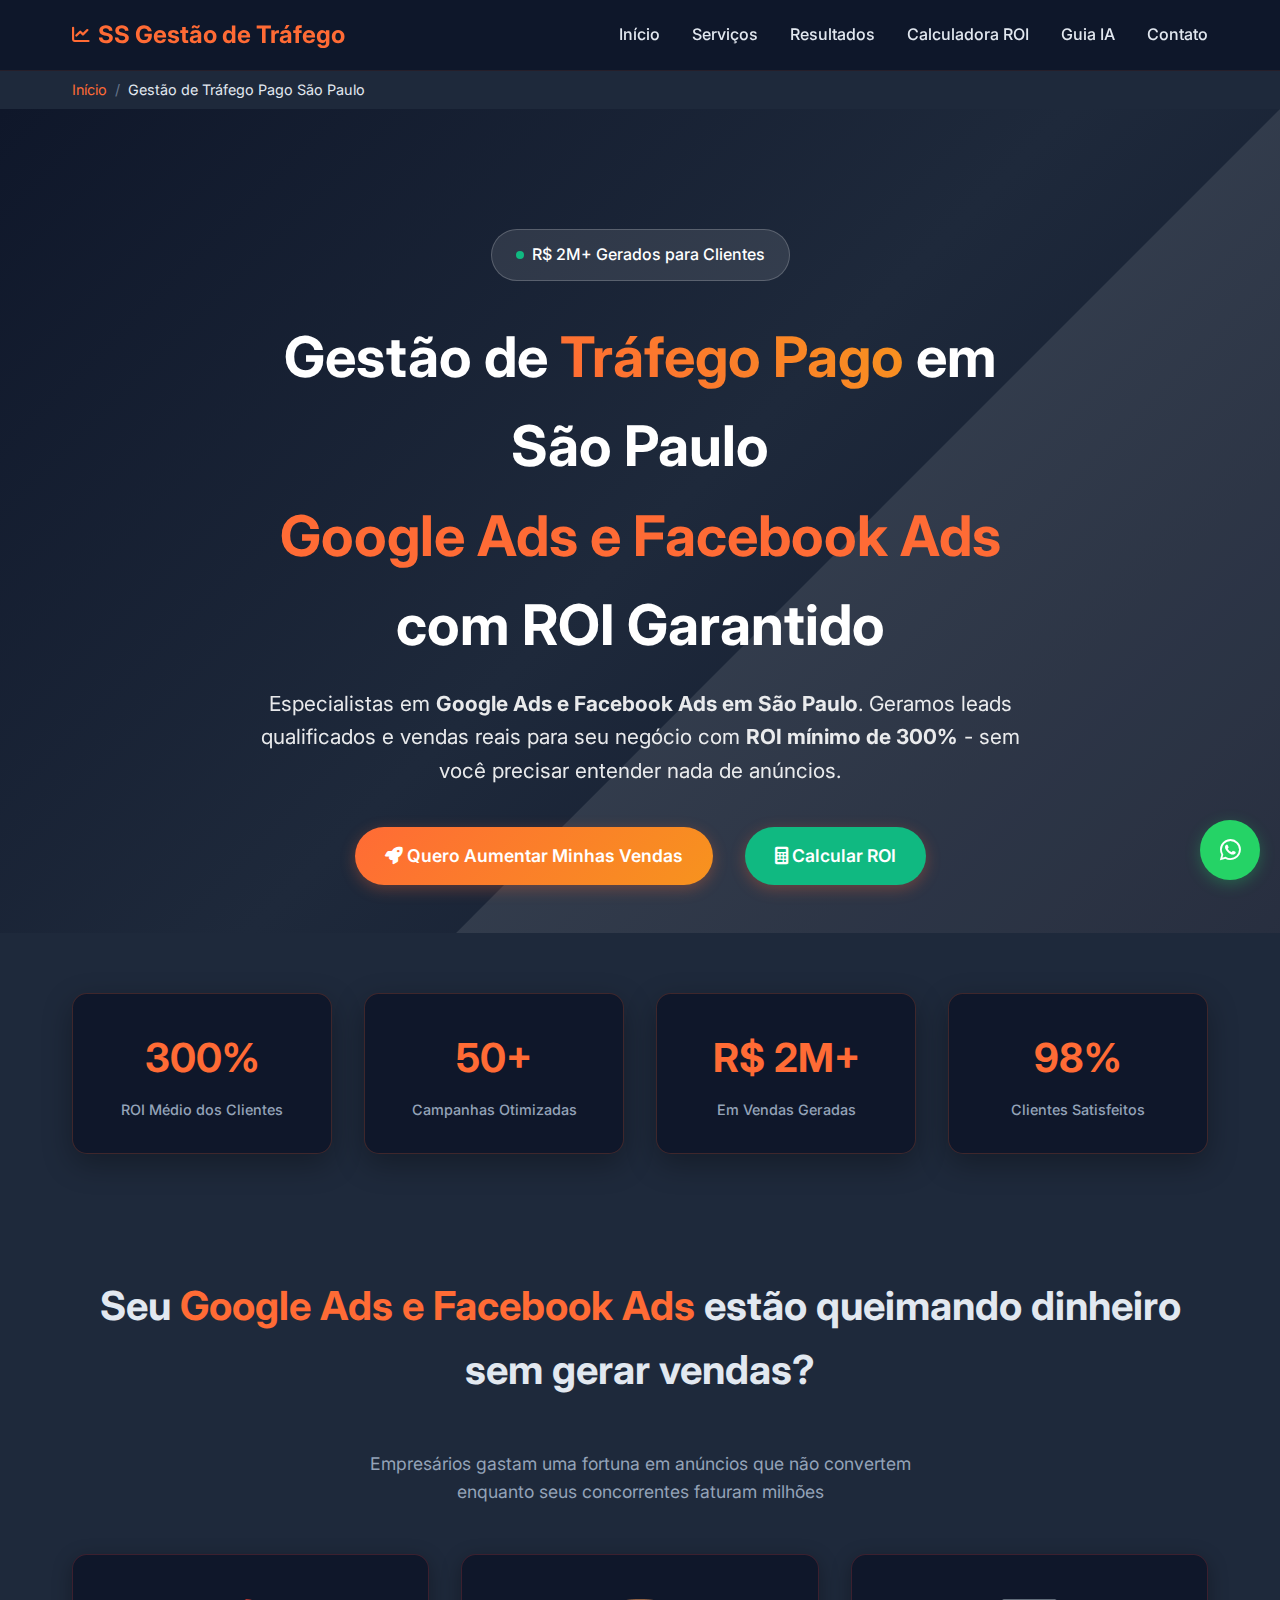
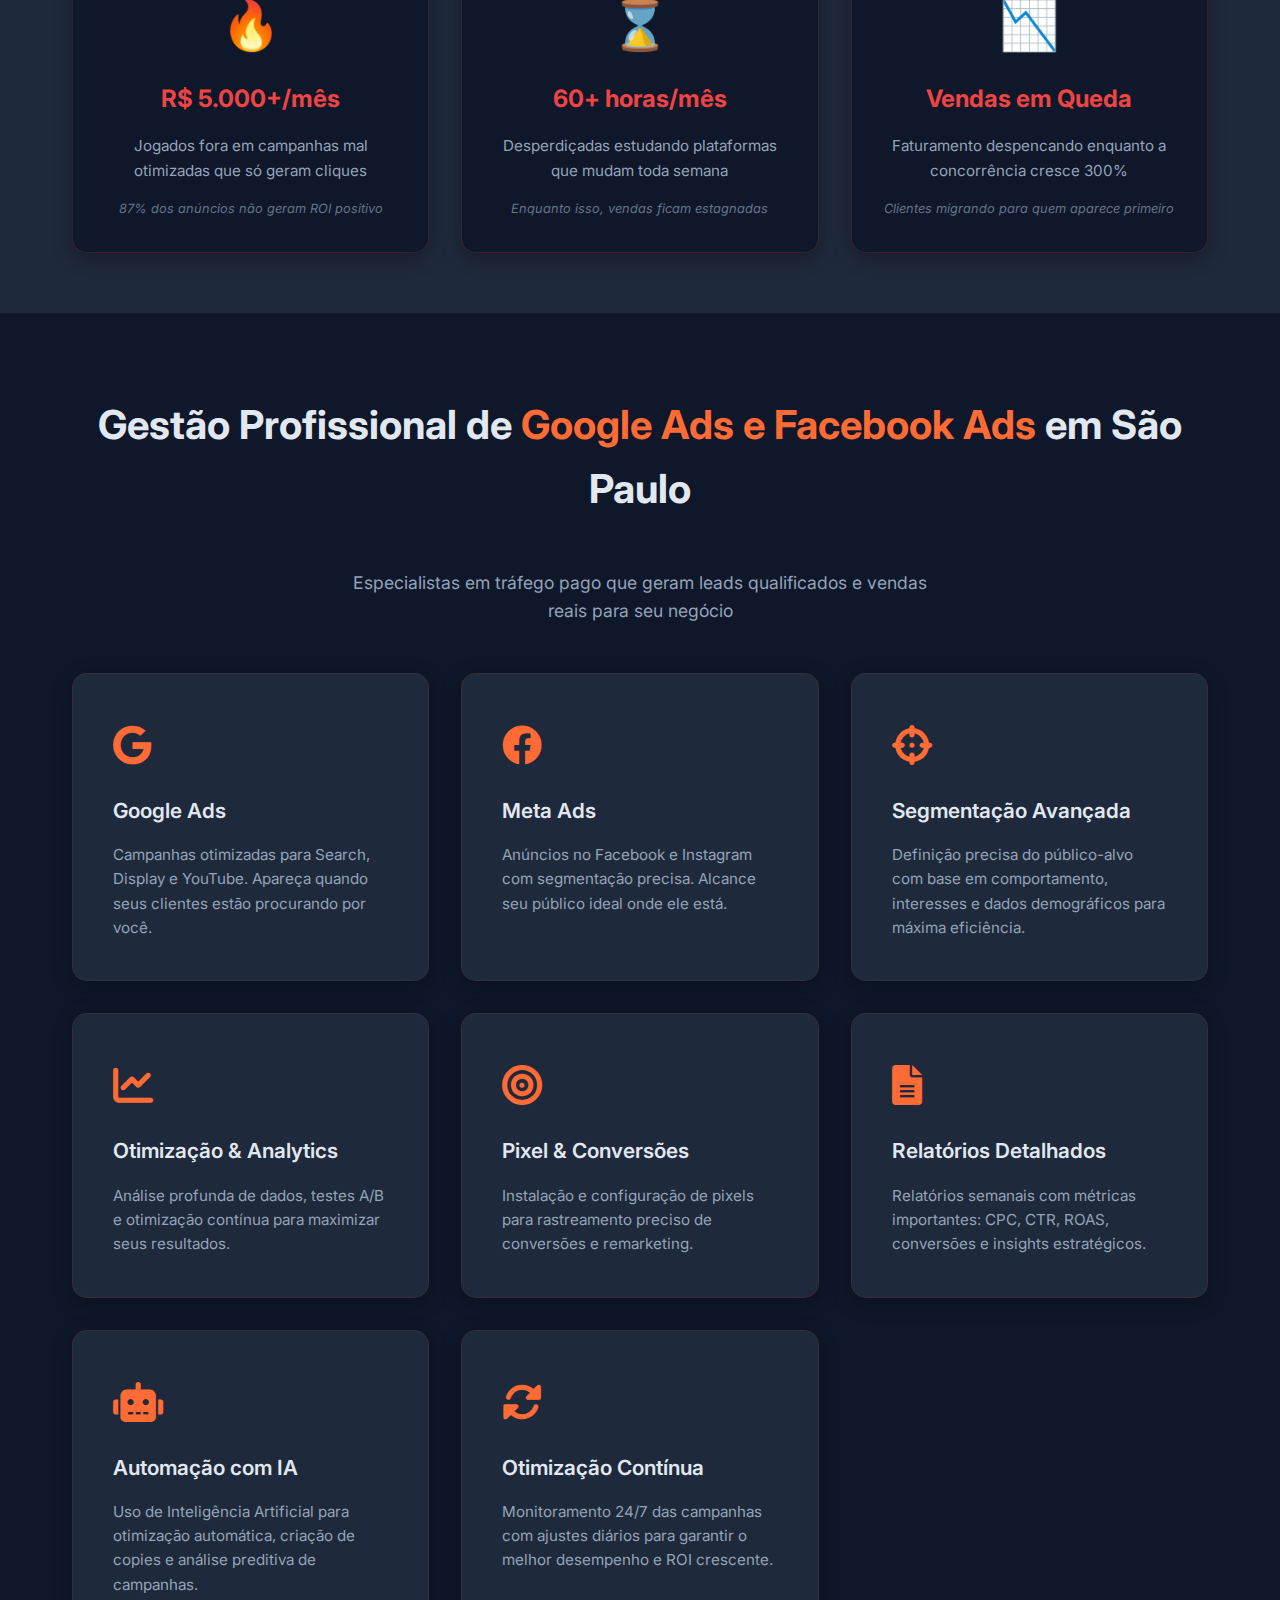
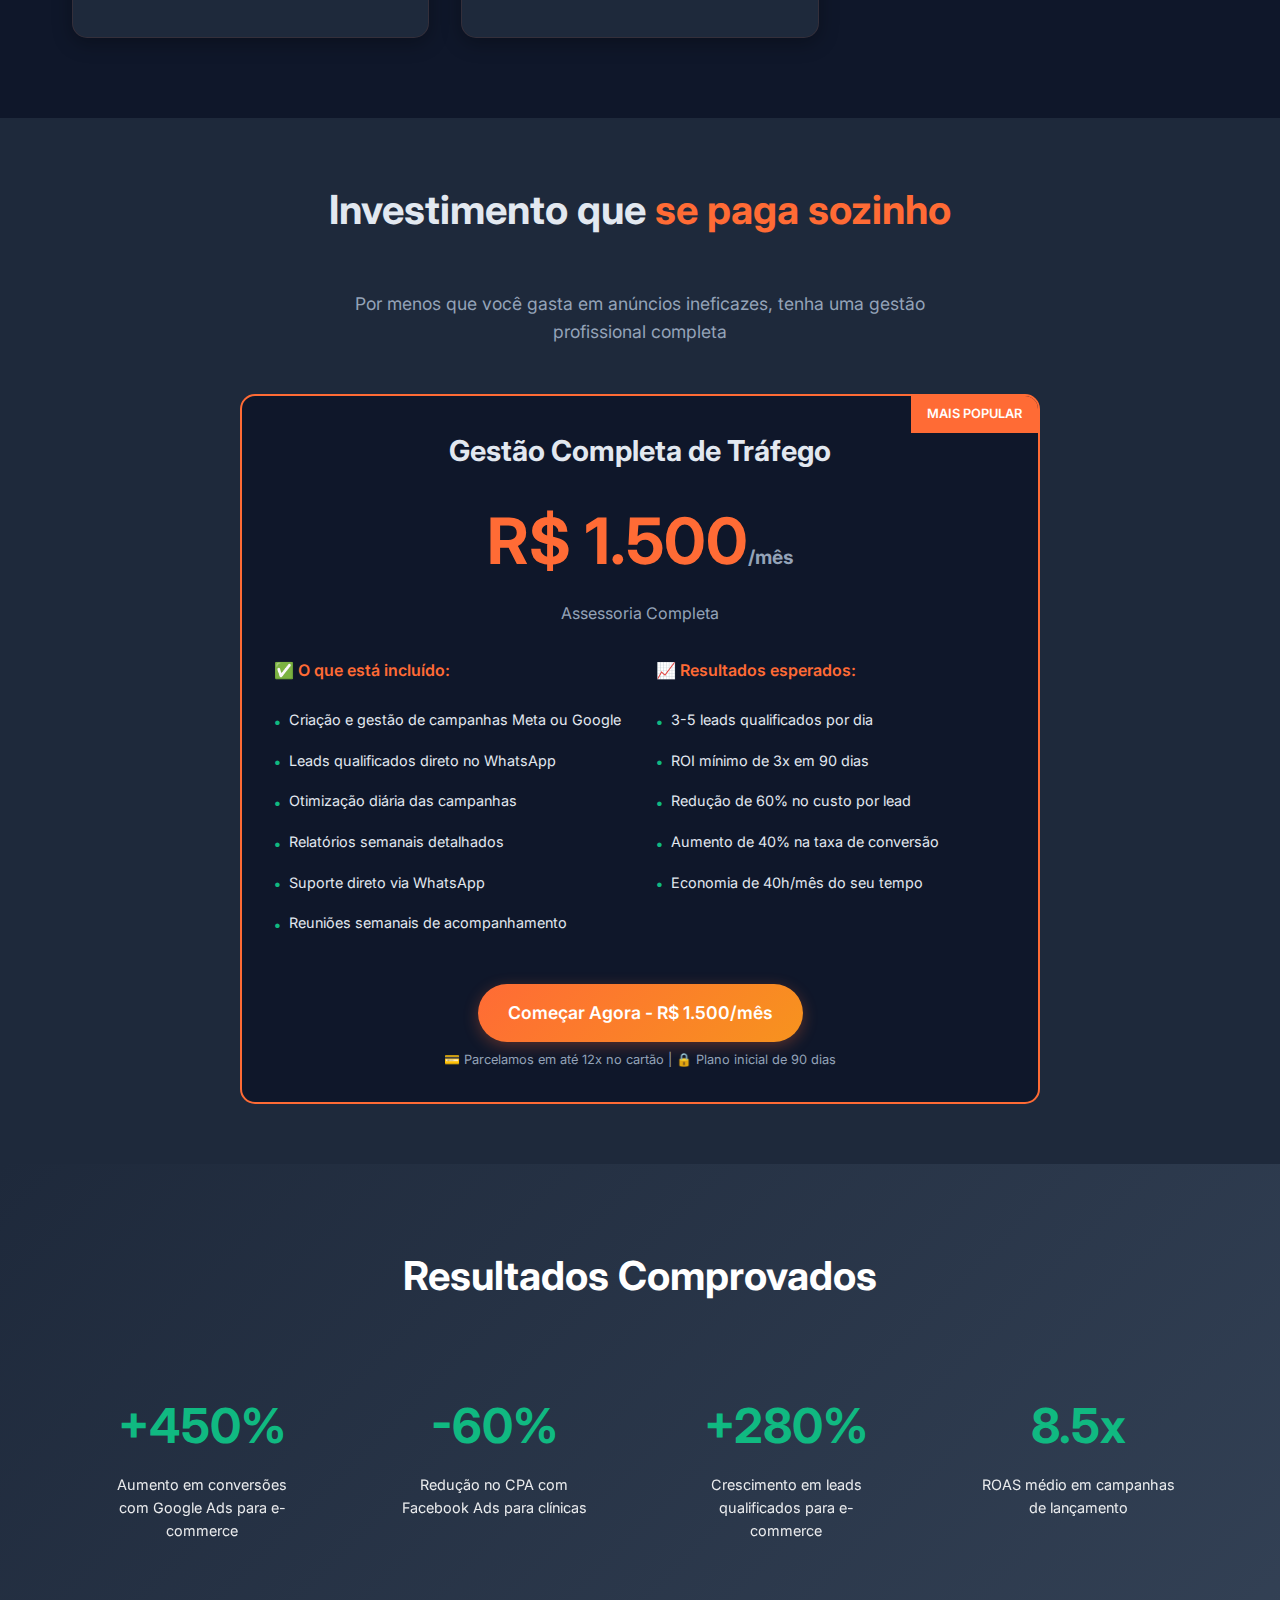
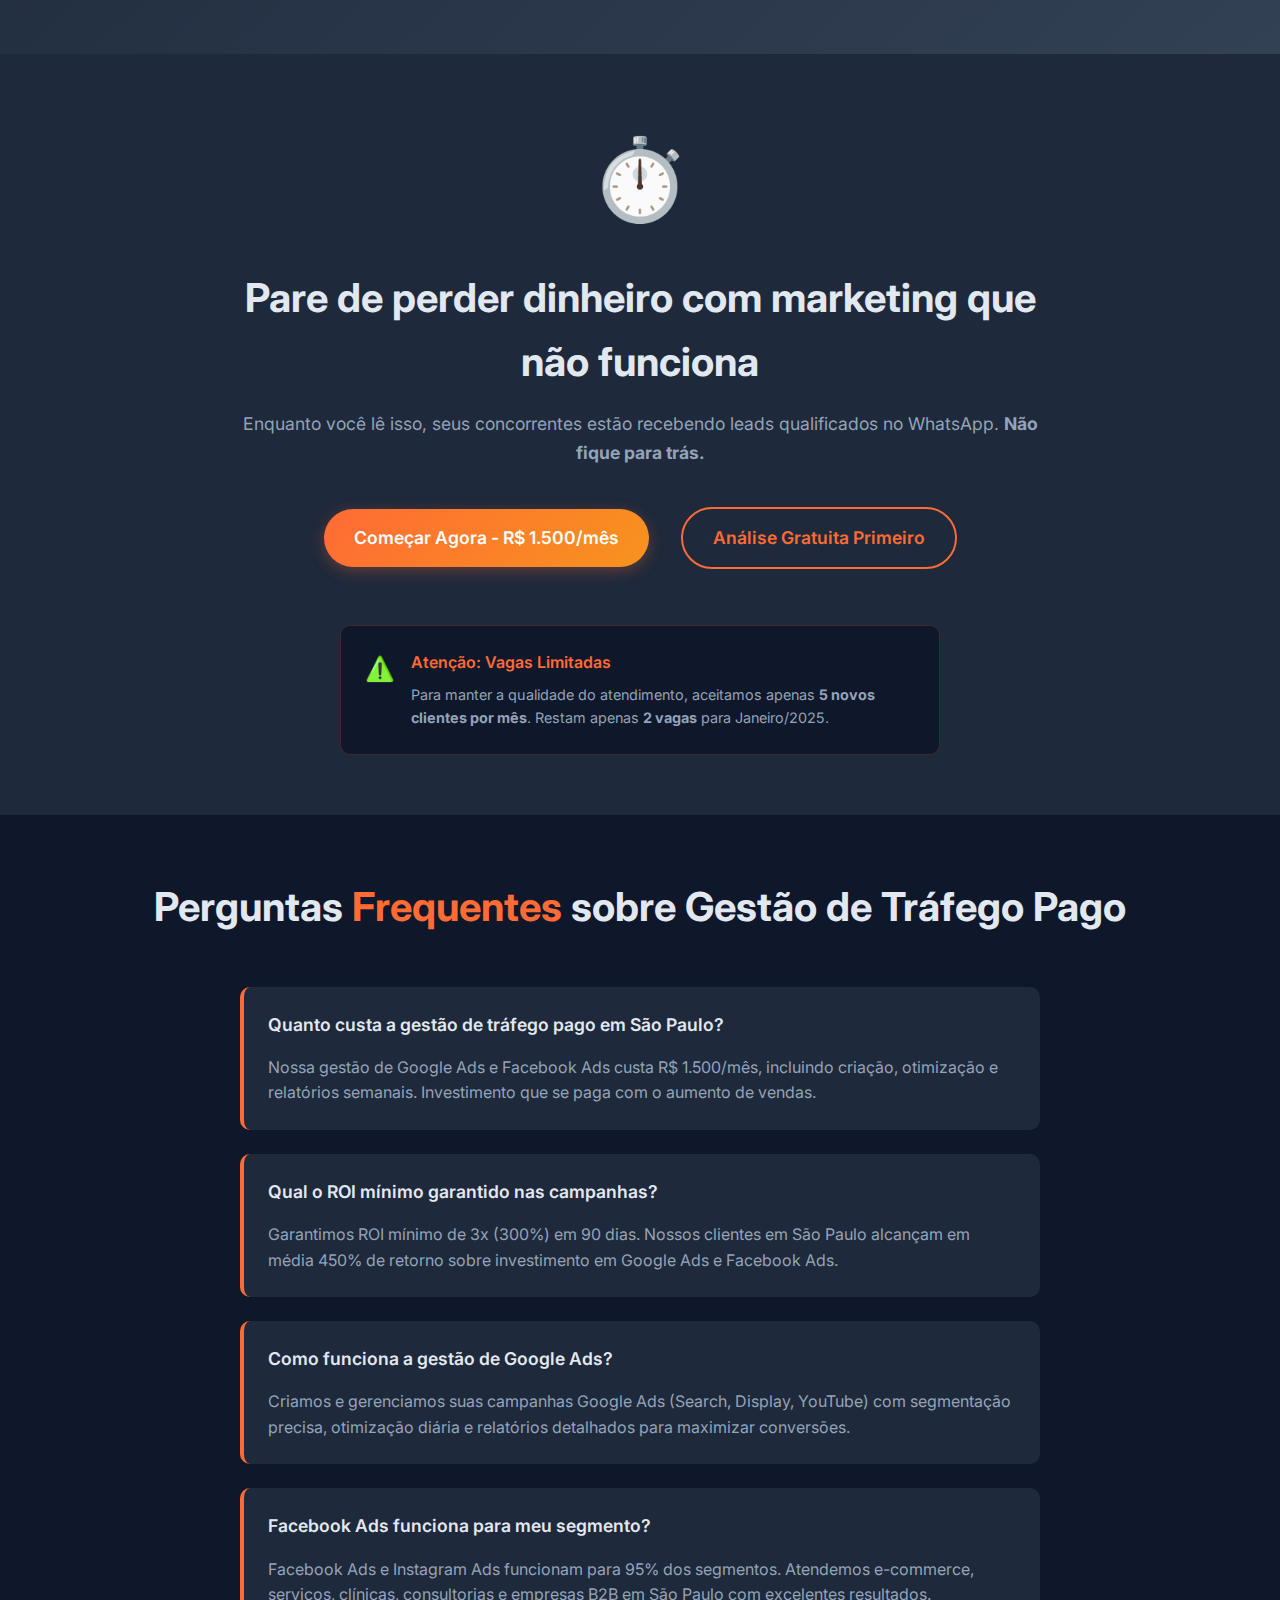
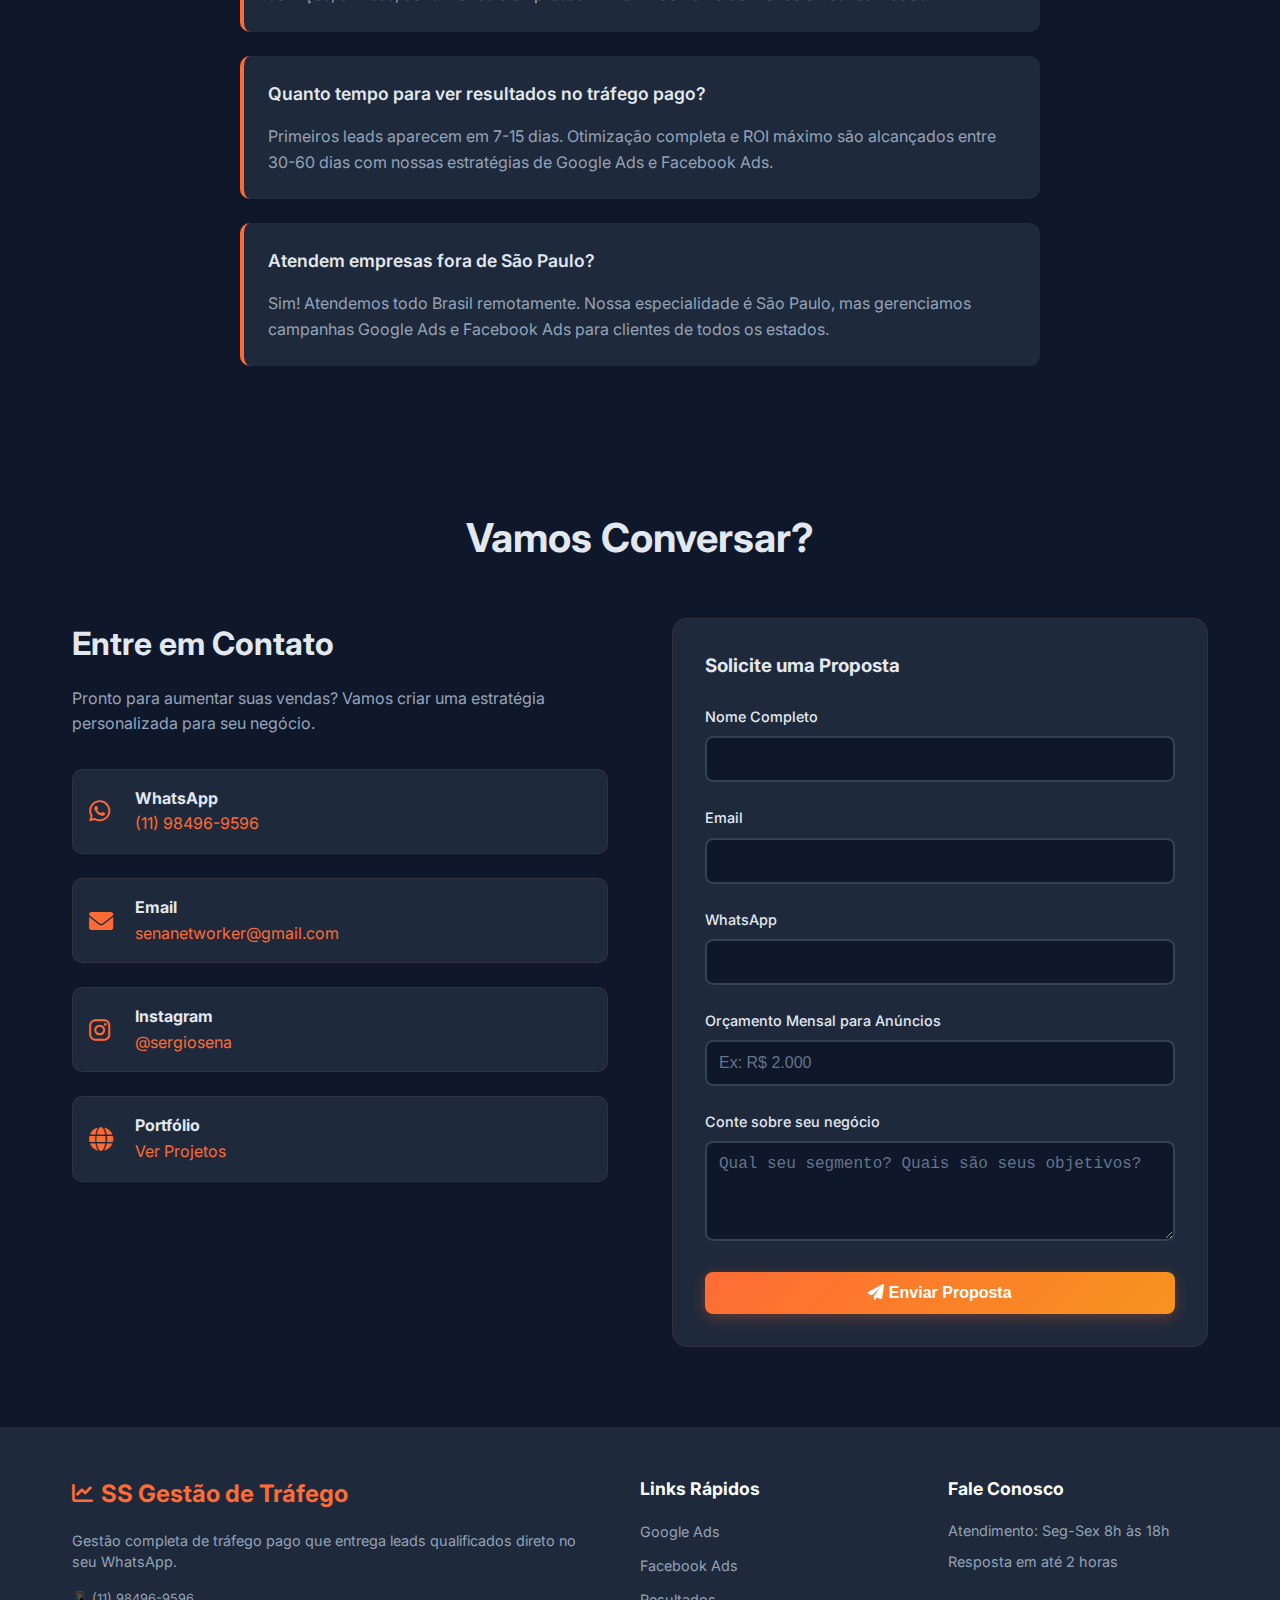
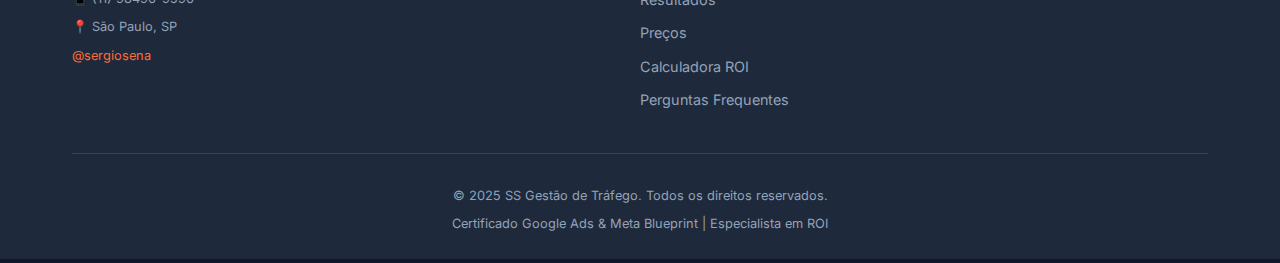
<file: index.html>
<!DOCTYPE html>
<html lang="pt-BR">
<head>
    <meta charset="UTF-8">
    <meta name="viewport" content="width=device-width, initial-scale=1.0">
    <title>Gestão de Tráfego Pago São Paulo | Google Ads e Facebook Ads | ROI Garantido</title>
    <meta name="description" content="★ Gestão de Tráfego Pago em São Paulo com ROI garantido. Google Ads e Facebook Ads que geram leads qualificados. Orçamento grátis! ☎ (11) 98496-9596">
    <meta name="keywords" content="gestão de tráfego pago, google ads são paulo, facebook ads, meta ads, gestor de tráfego, campanhas google, anúncios facebook, ROI, leads qualificados, marketing digital">
    <meta name="author" content="SS Gestão de Tráfego">
    <meta name="robots" content="index, follow">
    <meta name="googlebot" content="index, follow">
    <link rel="canonical" href="https://ssgestaodetrafego.sstechnologies-cloud.com/">
    <link rel="icon" type="image/svg+xml" href="favicon.svg">
    <link rel="apple-touch-icon" sizes="180x180" href="favicon.svg">
    <link rel="icon" type="image/png" sizes="32x32" href="favicon.svg">
    <link rel="icon" type="image/png" sizes="16x16" href="favicon.svg">
    
    <!-- Open Graph / Facebook -->
    <meta property="og:type" content="website">
    <meta property="og:url" content="https://ssgestaodetrafego.sstechnologies-cloud.com/">
    <meta property="og:title" content="Gestão de Tráfego Pago São Paulo | Google Ads e Facebook Ads">
    <meta property="og:description" content="Gestão profissional de Google Ads e Facebook Ads em São Paulo. ROI garantido e leads qualificados para seu negócio.">
    <meta property="og:image" content="https://ssgestaodetrafego.sstechnologies-cloud.com/images/og-image.jpg">
    <meta property="og:locale" content="pt_BR">
    
    <!-- Twitter -->
    <meta property="twitter:card" content="summary_large_image">
    <meta property="twitter:url" content="https://ssgestaodetrafego.sstechnologies-cloud.com/">
    <meta property="twitter:title" content="Gestão de Tráfego Pago São Paulo | Google Ads e Facebook Ads">
    <meta property="twitter:description" content="Gestão profissional de Google Ads e Facebook Ads em São Paulo. ROI garantido e leads qualificados.">
    <meta property="twitter:image" content="https://ssgestaodetrafego.sstechnologies-cloud.com/images/twitter-image.jpg">
    
    <!-- Local Business Schema -->
    <script type="application/ld+json">
    {
      "@context": "https://schema.org",
      "@type": "LocalBusiness",
      "name": "SS Gestão de Tráfego",
      "description": "Gestão profissional de tráfego pago com Google Ads e Facebook Ads em São Paulo",
      "url": "https://ssgestaodetrafego.sstechnologies-cloud.com",
      "telephone": "+5511984969596",
      "email": "senanetworker@gmail.com",
      "address": {
        "@type": "PostalAddress",
        "addressLocality": "São Paulo",
        "addressRegion": "SP",
        "addressCountry": "BR"
      },
      "geo": {
        "@type": "GeoCoordinates",
        "latitude": "-23.5505",
        "longitude": "-46.6333"
      },
      "openingHours": "Mo-Fr 08:00-18:00",
      "priceRange": "R$1500-R$5000",
      "serviceArea": {
        "@type": "GeoCircle",
        "geoMidpoint": {
          "@type": "GeoCoordinates",
          "latitude": "-23.5505",
          "longitude": "-46.6333"
        },
        "geoRadius": "50000"
      },
      "hasOfferCatalog": {
        "@type": "OfferCatalog",
        "name": "Serviços de Gestão de Tráfego Pago",
        "itemListElement": [
          {
            "@type": "Offer",
            "itemOffered": {
              "@type": "Service",
              "name": "Google Ads",
              "description": "Gestão profissional de campanhas Google Ads"
            }
          },
          {
            "@type": "Offer",
            "itemOffered": {
              "@type": "Service",
              "name": "Facebook Ads",
              "description": "Gestão profissional de campanhas Facebook e Instagram"
            }
          }
        ]
      },
      "aggregateRating": {
        "@type": "AggregateRating",
        "ratingValue": "4.9",
        "reviewCount": "127"
      }
    }
    </script>
    <link href="https://cdnjs.cloudflare.com/ajax/libs/font-awesome/6.0.0/css/all.min.css" rel="stylesheet">
    <link href="https://fonts.googleapis.com/css2?family=Inter:wght@300;400;500;600;700&display=swap" rel="stylesheet">
    <link rel="stylesheet" href="css/style.css">
</head>
<body>
    <!-- Header -->
    <header class="header">
        <nav class="nav">
            <div class="logo"><i class="fas fa-chart-line"></i> SS Gestão de Tráfego</div>
            <ul class="nav-links">
                <li><a href="#home">Início</a></li>
                <li><a href="#services">Serviços</a></li>
                <li><a href="#results">Resultados</a></li>
                <li><a href="calculadora-roi.html">Calculadora ROI</a></li>
                <li><a href="guia-ia.html">Guia IA</a></li>
                <li><a href="#contact">Contato</a></li>
            </ul>
            <button class="mobile-menu">
                <i class="fas fa-bars"></i>
            </button>
        </nav>
    </header>

    <!-- Breadcrumbs -->
    <nav class="breadcrumbs" style="background: #1e293b; padding: 0.5rem 0; margin-top: 70px;">
        <div class="container">
            <ol style="display: flex; gap: 0.5rem; margin: 0; padding: 0; list-style: none; font-size: 0.9rem; color: #94a3b8;">
                <li><a href="/" style="color: #ff6b35; text-decoration: none;">Início</a></li>
                <li style="color: #64748b;">/</li>
                <li style="color: #e2e8f0;">Gestão de Tráfego Pago São Paulo</li>
            </ol>
        </div>
    </nav>

    <!-- Hero Section -->
    <section id="home" class="hero">
        <div class="hero-content">
            <div class="hero-badge">
                <div class="status-dot"></div>
                <span>R$ 2M+ Gerados para Clientes</span>
            </div>
            <h1>Gestão de <span class="text-gradient">Tráfego Pago</span> em <span class="text-white">São Paulo</span><br><span class="text-primary">Google Ads e Facebook Ads</span> com ROI Garantido</h1>
            <p class="hero-subtitle">Especialistas em <strong>Google Ads e Facebook Ads em São Paulo</strong>. Geramos leads qualificados e vendas reais para seu negócio com <strong>ROI mínimo de 300%</strong> - sem você precisar entender nada de anúncios.</p>
            <div style="display: flex; gap: 1rem; justify-content: center; flex-wrap: wrap;">
                <a href="#contact" class="cta-button">
                    <i class="fas fa-rocket"></i> Quero Aumentar Minhas Vendas
                </a>
                <a href="calculadora-roi.html" class="cta-button" style="background: #10b981;">
                    <i class="fas fa-calculator"></i> Calcular ROI
                </a>
            </div>
        </div>
    </section>

    <!-- Stats Section -->
    <section class="stats">
        <div class="stats-container">
            <div class="stat-card">
                <div class="stat-number">300%</div>
                <div class="stat-label">ROI Médio dos Clientes</div>
            </div>
            <div class="stat-card">
                <div class="stat-number">50+</div>
                <div class="stat-label">Campanhas Otimizadas</div>
            </div>
            <div class="stat-card">
                <div class="stat-number">R$ 2M+</div>
                <div class="stat-label">Em Vendas Geradas</div>
            </div>
            <div class="stat-card">
                <div class="stat-number">98%</div>
                <div class="stat-label">Clientes Satisfeitos</div>
            </div>
        </div>
    </section>

    <!-- Problems Section -->
    <section id="problems" class="problems">
        <div class="container">
            <div class="text-center mb-16">
                <h2 class="section-title">Seu <span class="text-primary">Google Ads e Facebook Ads</span> estão queimando dinheiro sem gerar vendas?</h2>
                <p class="section-subtitle">Empresários gastam uma fortuna em anúncios que não convertem enquanto seus concorrentes faturam milhões</p>
            </div>
            <div class="problems-grid">
                <div class="problem-card">
                    <div class="problem-icon">🔥</div>
                    <h3 class="problem-title">R$ 5.000+/mês</h3>
                    <p class="problem-description">Jogados fora em campanhas mal otimizadas que só geram cliques</p>
                    <div class="problem-stat">87% dos anúncios não geram ROI positivo</div>
                </div>
                <div class="problem-card">
                    <div class="problem-icon">⌛</div>
                    <h3 class="problem-title">60+ horas/mês</h3>
                    <p class="problem-description">Desperdiçadas estudando plataformas que mudam toda semana</p>
                    <div class="problem-stat">Enquanto isso, vendas ficam estagnadas</div>
                </div>
                <div class="problem-card">
                    <div class="problem-icon">📉</div>
                    <h3 class="problem-title">Vendas em Queda</h3>
                    <p class="problem-description">Faturamento despencando enquanto a concorrência cresce 300%</p>
                    <div class="problem-stat">Clientes migrando para quem aparece primeiro</div>
                </div>
            </div>
        </div>
    </section>

    <!-- Services Section -->
    <section id="services" class="services">
        <div class="container">
            <h2 class="section-title">Gestão Profissional de <span class="text-primary">Google Ads e Facebook Ads</span> em São Paulo</h2>
            <p class="section-subtitle">Especialistas em tráfego pago que geram leads qualificados e vendas reais para seu negócio</p>
            <div class="services-grid">
                <div class="service-card">
                    <div class="service-icon">
                        <i class="fab fa-google"></i>
                    </div>
                    <h3 class="service-title">Google Ads</h3>
                    <p class="service-description">Campanhas otimizadas para Search, Display e YouTube. Apareça quando seus clientes estão procurando por você.</p>
                </div>
                <div class="service-card">
                    <div class="service-icon">
                        <i class="fab fa-facebook"></i>
                    </div>
                    <h3 class="service-title">Meta Ads</h3>
                    <p class="service-description">Anúncios no Facebook e Instagram com segmentação precisa. Alcance seu público ideal onde ele está.</p>
                </div>
                <div class="service-card">
                    <div class="service-icon">
                        <i class="fas fa-crosshairs"></i>
                    </div>
                    <h3 class="service-title">Segmentação Avançada</h3>
                    <p class="service-description">Definição precisa do público-alvo com base em comportamento, interesses e dados demográficos para máxima eficiência.</p>
                </div>
                <div class="service-card">
                    <div class="service-icon">
                        <i class="fas fa-chart-line"></i>
                    </div>
                    <h3 class="service-title">Otimização & Analytics</h3>
                    <p class="service-description">Análise profunda de dados, testes A/B e otimização contínua para maximizar seus resultados.</p>
                </div>
                <div class="service-card">
                    <div class="service-icon">
                        <i class="fas fa-bullseye"></i>
                    </div>
                    <h3 class="service-title">Pixel & Conversões</h3>
                    <p class="service-description">Instalação e configuração de pixels para rastreamento preciso de conversões e remarketing.</p>
                </div>
                <div class="service-card">
                    <div class="service-icon">
                        <i class="fas fa-file-alt"></i>
                    </div>
                    <h3 class="service-title">Relatórios Detalhados</h3>
                    <p class="service-description">Relatórios semanais com métricas importantes: CPC, CTR, ROAS, conversões e insights estratégicos.</p>
                </div>
                <div class="service-card">
                    <div class="service-icon">
                        <i class="fas fa-robot"></i>
                    </div>
                    <h3 class="service-title">Automação com IA</h3>
                    <p class="service-description">Uso de Inteligência Artificial para otimização automática, criação de copies e análise preditiva de campanhas.</p>
                </div>
                <div class="service-card">
                    <div class="service-icon">
                        <i class="fas fa-sync-alt"></i>
                    </div>
                    <h3 class="service-title">Otimização Contínua</h3>
                    <p class="service-description">Monitoramento 24/7 das campanhas com ajustes diários para garantir o melhor desempenho e ROI crescente.</p>
                </div>
            </div>
        </div>
    </section>

    <!-- Pricing Section -->
    <section id="pricing" class="pricing">
        <div class="container">
            <h2 class="section-title">Investimento que <span class="text-primary">se paga sozinho</span></h2>
            <p class="section-subtitle">Por menos que você gasta em anúncios ineficazes, tenha uma gestão profissional completa</p>
            
            <div class="pricing-card">
                <div class="pricing-badge">MAIS POPULAR</div>
                <h3 class="pricing-title">Gestão Completa de Tráfego</h3>
                <div class="pricing-price">R$ 1.500<span>/mês</span></div>
                <p class="pricing-subtitle">Assessoria Completa</p>
                
                <div class="pricing-features">
                    <div class="feature-column">
                        <h4>✅ O que está incluído:</h4>
                        <ul>
                            <li>Criação e gestão de campanhas Meta ou Google</li>
                            <li>Leads qualificados direto no WhatsApp</li>
                            <li>Otimização diária das campanhas</li>
                            <li>Relatórios semanais detalhados</li>
                            <li>Suporte direto via WhatsApp</li>
                            <li>Reuniões semanais de acompanhamento</li>
                        </ul>
                    </div>
                    <div class="feature-column">
                        <h4>📈 Resultados esperados:</h4>
                        <ul>
                            <li>3-5 leads qualificados por dia</li>
                            <li>ROI mínimo de 3x em 90 dias</li>
                            <li>Redução de 60% no custo por lead</li>
                            <li>Aumento de 40% na taxa de conversão</li>
                            <li>Economia de 40h/mês do seu tempo</li>
                        </ul>
                    </div>
                </div>
                
                <div class="pricing-cta">
                    <a href="https://wa.me/5511984969596?text=Quero contratar a gestão completa de tráfego por R$1.500/mês" class="cta-button pricing-btn">Começar Agora - R$ 1.500/mês</a>
                    <p class="pricing-note">💳 Parcelamos em até 12x no cartão | 🔒 Plano inicial de 90 dias</p>
                </div>
            </div>
        </div>
    </section>

    <!-- Results Section -->
    <section id="results" class="results">
        <div class="container">
            <h2 class="section-title" style="color: white;">Resultados Comprovados</h2>
            <div class="results-grid">
                <div class="result-card">
                    <div class="result-percentage">+450%</div>
                    <p class="result-description">Aumento em conversões com Google Ads para e-commerce</p>
                </div>
                <div class="result-card">
                    <div class="result-percentage">-60%</div>
                    <p class="result-description">Redução no CPA com Facebook Ads para clínicas</p>
                </div>
                <div class="result-card">
                    <div class="result-percentage">+280%</div>
                    <p class="result-description">Crescimento em leads qualificados para e-commerce</p>
                </div>
                <div class="result-card">
                    <div class="result-percentage">8.5x</div>
                    <p class="result-description">ROAS médio em campanhas de lançamento</p>
                </div>
            </div>
        </div>
    </section>

    <!-- Urgency Section -->
    <section id="urgency" class="urgency">
        <div class="container">
            <div class="urgency-content">
                <div class="urgency-icon">⏱️</div>
                <h2 class="urgency-title">Pare de perder dinheiro com marketing que não funciona</h2>
                <p class="urgency-subtitle">Enquanto você lê isso, seus concorrentes estão recebendo leads qualificados no WhatsApp. <strong>Não fique para trás.</strong></p>
                
                <div class="urgency-cta">
                    <a href="https://wa.me/5511984969596?text=Quero começar agora com a gestão de tráfego!" class="cta-button urgency-btn">Começar Agora - R$ 1.500/mês</a>
                    <a href="calculadora-roi.html" class="cta-button secondary-btn">Análise Gratuita Primeiro</a>
                </div>
                
                <div class="urgency-warning">
                    <div class="warning-icon">⚠️</div>
                    <div>
                        <div class="warning-title">Atenção: Vagas Limitadas</div>
                        <p class="warning-text">Para manter a qualidade do atendimento, aceitamos apenas <strong>5 novos clientes por mês</strong>. Restam apenas <strong>2 vagas</strong> para Janeiro/2025.</p>
                    </div>
                </div>
            </div>
        </div>
    </section>

    <!-- FAQ Section -->
    <section id="faq" class="faq">
        <div class="container">
            <h2 class="section-title">Perguntas <span class="text-primary">Frequentes</span> sobre Gestão de Tráfego Pago</h2>
            <div class="faq-grid">
                <div class="faq-item">
                    <h3 class="faq-question">Quanto custa a gestão de tráfego pago em São Paulo?</h3>
                    <p class="faq-answer">Nossa gestão de Google Ads e Facebook Ads custa R$ 1.500/mês, incluindo criação, otimização e relatórios semanais. Investimento que se paga com o aumento de vendas.</p>
                </div>
                <div class="faq-item">
                    <h3 class="faq-question">Qual o ROI mínimo garantido nas campanhas?</h3>
                    <p class="faq-answer">Garantimos ROI mínimo de 3x (300%) em 90 dias. Nossos clientes em São Paulo alcançam em média 450% de retorno sobre investimento em Google Ads e Facebook Ads.</p>
                </div>
                <div class="faq-item">
                    <h3 class="faq-question">Como funciona a gestão de Google Ads?</h3>
                    <p class="faq-answer">Criamos e gerenciamos suas campanhas Google Ads (Search, Display, YouTube) com segmentação precisa, otimização diária e relatórios detalhados para maximizar conversões.</p>
                </div>
                <div class="faq-item">
                    <h3 class="faq-question">Facebook Ads funciona para meu segmento?</h3>
                    <p class="faq-answer">Facebook Ads e Instagram Ads funcionam para 95% dos segmentos. Atendemos e-commerce, serviços, clínicas, consultorias e empresas B2B em São Paulo com excelentes resultados.</p>
                </div>
                <div class="faq-item">
                    <h3 class="faq-question">Quanto tempo para ver resultados no tráfego pago?</h3>
                    <p class="faq-answer">Primeiros leads aparecem em 7-15 dias. Otimização completa e ROI máximo são alcançados entre 30-60 dias com nossas estratégias de Google Ads e Facebook Ads.</p>
                </div>
                <div class="faq-item">
                    <h3 class="faq-question">Atendem empresas fora de São Paulo?</h3>
                    <p class="faq-answer">Sim! Atendemos todo Brasil remotamente. Nossa especialidade é São Paulo, mas gerenciamos campanhas Google Ads e Facebook Ads para clientes de todos os estados.</p>
                </div>
            </div>
        </div>
    </section>

    <!-- Contact Section -->
    <section id="contact" class="contact">
        <div class="container">
            <h2 class="section-title">Vamos Conversar?</h2>
            <div class="contact-content">
                <div class="contact-info">
                    <h3>Entre em Contato</h3>
                    <p style="margin-bottom: 2rem; color: #94a3b8;">Pronto para aumentar suas vendas? Vamos criar uma estratégia personalizada para seu negócio.</p>
                    
                    <div class="contact-item">
                        <i class="fab fa-whatsapp"></i>
                        <div>
                            <strong>WhatsApp</strong><br>
                            <a href="https://wa.me/5511984969596" target="_blank" style="color: #ff6b35; text-decoration: none;">(11) 98496-9596</a>
                        </div>
                    </div>
                    
                    <div class="contact-item">
                        <i class="fas fa-envelope"></i>
                        <div>
                            <strong>Email</strong><br>
                            <a href="mailto:senanetworker@gmail.com" style="color: #ff6b35; text-decoration: none;">senanetworker@gmail.com</a>
                        </div>
                    </div>
                    
                    <div class="contact-item">
                        <i class="fab fa-instagram"></i>
                        <div>
                            <strong>Instagram</strong><br>
                            <a href="https://instagram.com/sergiosena" target="_blank" style="color: #ff6b35; text-decoration: none;">@sergiosena</a>
                        </div>
                    </div>
                    
                    <div class="contact-item">
                        <i class="fas fa-globe"></i>
                        <div>
                            <strong>Portfólio</strong><br>
                            <a href="https://dev-cloud.sstechnologies-cloud.com/" target="_blank" style="color: #ff6b35; text-decoration: none;">Ver Projetos</a>
                        </div>
                    </div>
                </div>
                
                <div class="contact-form">
                    <h3 style="margin-bottom: 1.5rem; color: #e2e8f0;">Solicite uma Proposta</h3>
                    <form>
                        <div class="form-group">
                            <label for="name">Nome Completo</label>
                            <input type="text" id="name" name="name" required>
                        </div>
                        <div class="form-group">
                            <label for="email">Email</label>
                            <input type="email" id="email" name="email" required>
                        </div>
                        <div class="form-group">
                            <label for="phone">WhatsApp</label>
                            <input type="tel" id="phone" name="phone" required>
                        </div>
                        <div class="form-group">
                            <label for="budget">Orçamento Mensal para Anúncios</label>
                            <input type="text" id="budget" name="budget" placeholder="Ex: R$ 2.000">
                        </div>
                        <div class="form-group">
                            <label for="message">Conte sobre seu negócio</label>
                            <textarea id="message" name="message" rows="4" placeholder="Qual seu segmento? Quais são seus objetivos?"></textarea>
                        </div>
                        <button type="submit" class="submit-btn">
                            <i class="fas fa-paper-plane"></i> Enviar Proposta
                        </button>
                    </form>
                </div>
            </div>
        </div>
    </section>

    <!-- Footer -->
    <footer class="footer">
        <div class="container">
            <div class="footer-content">
                <div class="footer-brand">
                    <div class="footer-logo"><i class="fas fa-chart-line"></i> SS Gestão de Tráfego</div>
                    <p class="footer-description">Gestão completa de tráfego pago que entrega leads qualificados direto no seu WhatsApp.</p>
                    <div class="footer-contact">
                        <div>📱 (11) 98496-9596</div>
                        <div>📍 São Paulo, SP</div>
                        <div class="footer-social">
                            <a href="https://instagram.com/sergiosena" target="_blank">@sergiosena</a>
                        </div>
                    </div>
                </div>
                
                <div class="footer-links">
                    <h3>Links Rápidos</h3>
                    <ul>
                        <li><a href="#services" title="Gestão Google Ads São Paulo">Google Ads</a></li>
                        <li><a href="#services" title="Gestão Facebook Ads São Paulo">Facebook Ads</a></li>
                        <li><a href="#results" title="Resultados Tráfego Pago">Resultados</a></li>
                        <li><a href="#pricing" title="Preço Gestão Tráfego">Preços</a></li>
                        <li><a href="calculadora-roi.html" title="Calculadora ROI Google Ads">Calculadora ROI</a></li>
                        <li><a href="#faq" title="FAQ Tráfego Pago">Perguntas Frequentes</a></li>
                    </ul>
                </div>
                
                <div class="footer-contact-section">
                    <h3>Fale Conosco</h3>
                    <div class="footer-info">
                        <div>Atendimento: Seg-Sex 8h às 18h</div>
                        <div>Resposta em até 2 horas</div>
                    </div>
                </div>
            </div>
            
            <div class="footer-bottom">
                <p>&copy; 2025 SS Gestão de Tráfego. Todos os direitos reservados.</p>
                <p>Certificado Google Ads & Meta Blueprint | Especialista em ROI</p>
            </div>
        </div>
    </footer>

    <!-- WhatsApp Float Button -->
    <a href="https://wa.me/5511984969596?text=Olá! Gostaria de saber mais sobre gestão de tráfego pago." class="whatsapp-float" target="_blank">
        <i class="fab fa-whatsapp"></i>
    </a>

    <!-- Sticky CTA Mobile -->
    <div class="sticky-cta-mobile">
        <a href="https://wa.me/5511984969596?text=Quero começar com a gestão de tráfego agora!" class="sticky-cta-btn">
            Começar Agora - R$ 1.500/mês
        </a>
    </div>

    <script src="js/script.js"></script>
</body>
</html>
</file>
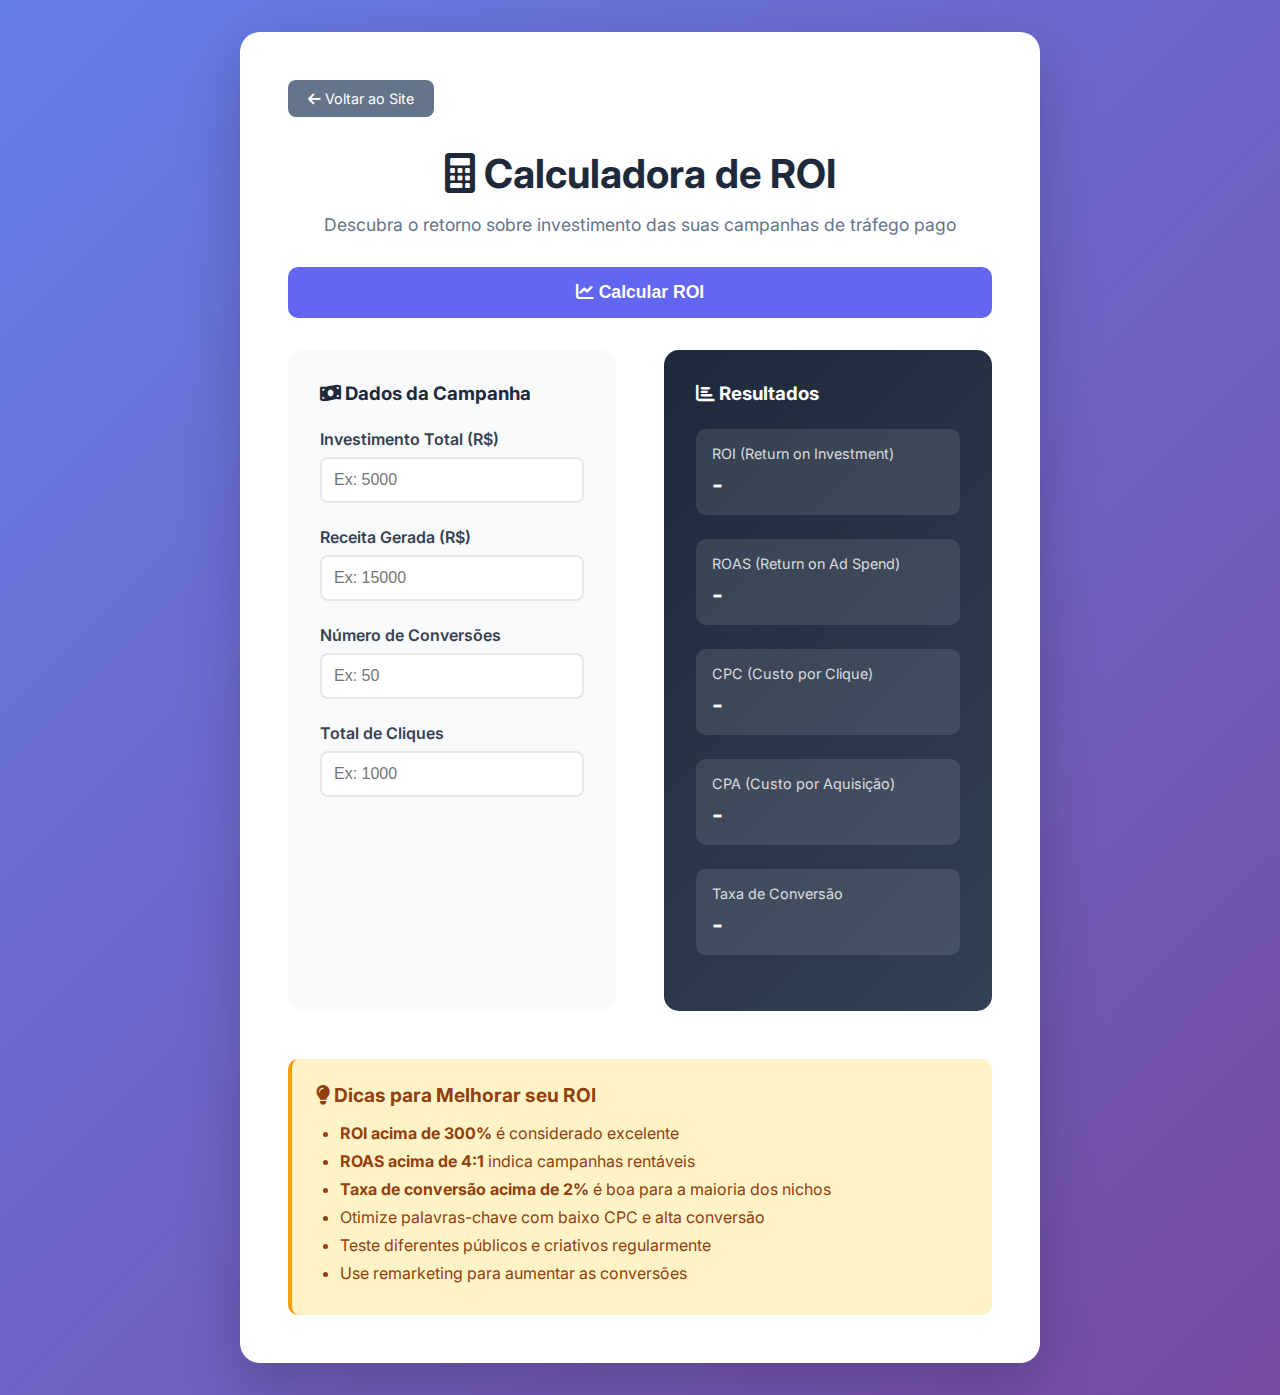
<file: calculadora-roi.html>
<!DOCTYPE html>
<html lang="pt-BR">
<head>
    <meta charset="UTF-8">
    <meta name="viewport" content="width=device-width, initial-scale=1.0">
    <title>Calculadora de ROI - Sergio Sena</title>
    <link rel="icon" type="image/svg+xml" href="favicon.svg">
    <link rel="apple-touch-icon" sizes="180x180" href="favicon.svg">
    <link href="https://cdnjs.cloudflare.com/ajax/libs/font-awesome/6.0.0/css/all.min.css" rel="stylesheet">
    <link href="https://fonts.googleapis.com/css2?family=Inter:wght@300;400;500;600;700&display=swap" rel="stylesheet">
    <link rel="stylesheet" href="css/calculadora.css">

</head>
<body>
    <div class="calculator-container">
        <a href="index.html" class="back-btn">
            <i class="fas fa-arrow-left"></i> Voltar ao Site
        </a>
        
        <div class="header">
            <h1><i class="fas fa-calculator"></i> Calculadora de ROI</h1>
            <p>Descubra o retorno sobre investimento das suas campanhas de tráfego pago</p>
        </div>

        <button class="calculate-btn" onclick="calculateROI()">
            <i class="fas fa-chart-line"></i> Calcular ROI
        </button>

        <div class="calculator-grid">
            <div class="input-section">
                <h3 style="margin-bottom: 1.5rem; color: #1e293b;">
                    <i class="fas fa-money-bill-wave"></i> Dados da Campanha
                </h3>
                
                <div class="input-group">
                    <label for="investment">Investimento Total (R$)</label>
                    <input type="number" id="investment" placeholder="Ex: 5000" step="0.01">
                </div>
                
                <div class="input-group">
                    <label for="revenue">Receita Gerada (R$)</label>
                    <input type="number" id="revenue" placeholder="Ex: 15000" step="0.01">
                </div>
                
                <div class="input-group">
                    <label for="conversions">Número de Conversões</label>
                    <input type="number" id="conversions" placeholder="Ex: 50">
                </div>
                
                <div class="input-group">
                    <label for="clicks">Total de Cliques</label>
                    <input type="number" id="clicks" placeholder="Ex: 1000">
                </div>
            </div>

            <div class="results-section">
                <h3 style="margin-bottom: 1.5rem;">
                    <i class="fas fa-chart-bar"></i> Resultados
                </h3>
                
                <div class="result-item">
                    <div class="result-label">ROI (Return on Investment)</div>
                    <div class="result-value" id="roi-result">-</div>
                </div>
                
                <div class="result-item">
                    <div class="result-label">ROAS (Return on Ad Spend)</div>
                    <div class="result-value" id="roas-result">-</div>
                </div>
                
                <div class="result-item">
                    <div class="result-label">CPC (Custo por Clique)</div>
                    <div class="result-value" id="cpc-result">-</div>
                </div>
                
                <div class="result-item">
                    <div class="result-label">CPA (Custo por Aquisição)</div>
                    <div class="result-value" id="cpa-result">-</div>
                </div>
                
                <div class="result-item">
                    <div class="result-label">Taxa de Conversão</div>
                    <div class="result-value" id="conversion-rate">-</div>
                </div>
            </div>
        </div>

        <div class="tips">
            <h3><i class="fas fa-lightbulb"></i> Dicas para Melhorar seu ROI</h3>
            <ul>
                <li><strong>ROI acima de 300%</strong> é considerado excelente</li>
                <li><strong>ROAS acima de 4:1</strong> indica campanhas rentáveis</li>
                <li><strong>Taxa de conversão acima de 2%</strong> é boa para a maioria dos nichos</li>
                <li>Otimize palavras-chave com baixo CPC e alta conversão</li>
                <li>Teste diferentes públicos e criativos regularmente</li>
                <li>Use remarketing para aumentar as conversões</li>
            </ul>
        </div>
    </div>

    <script src="js/calculadora.js"></script>
</body>
</html>
</file>
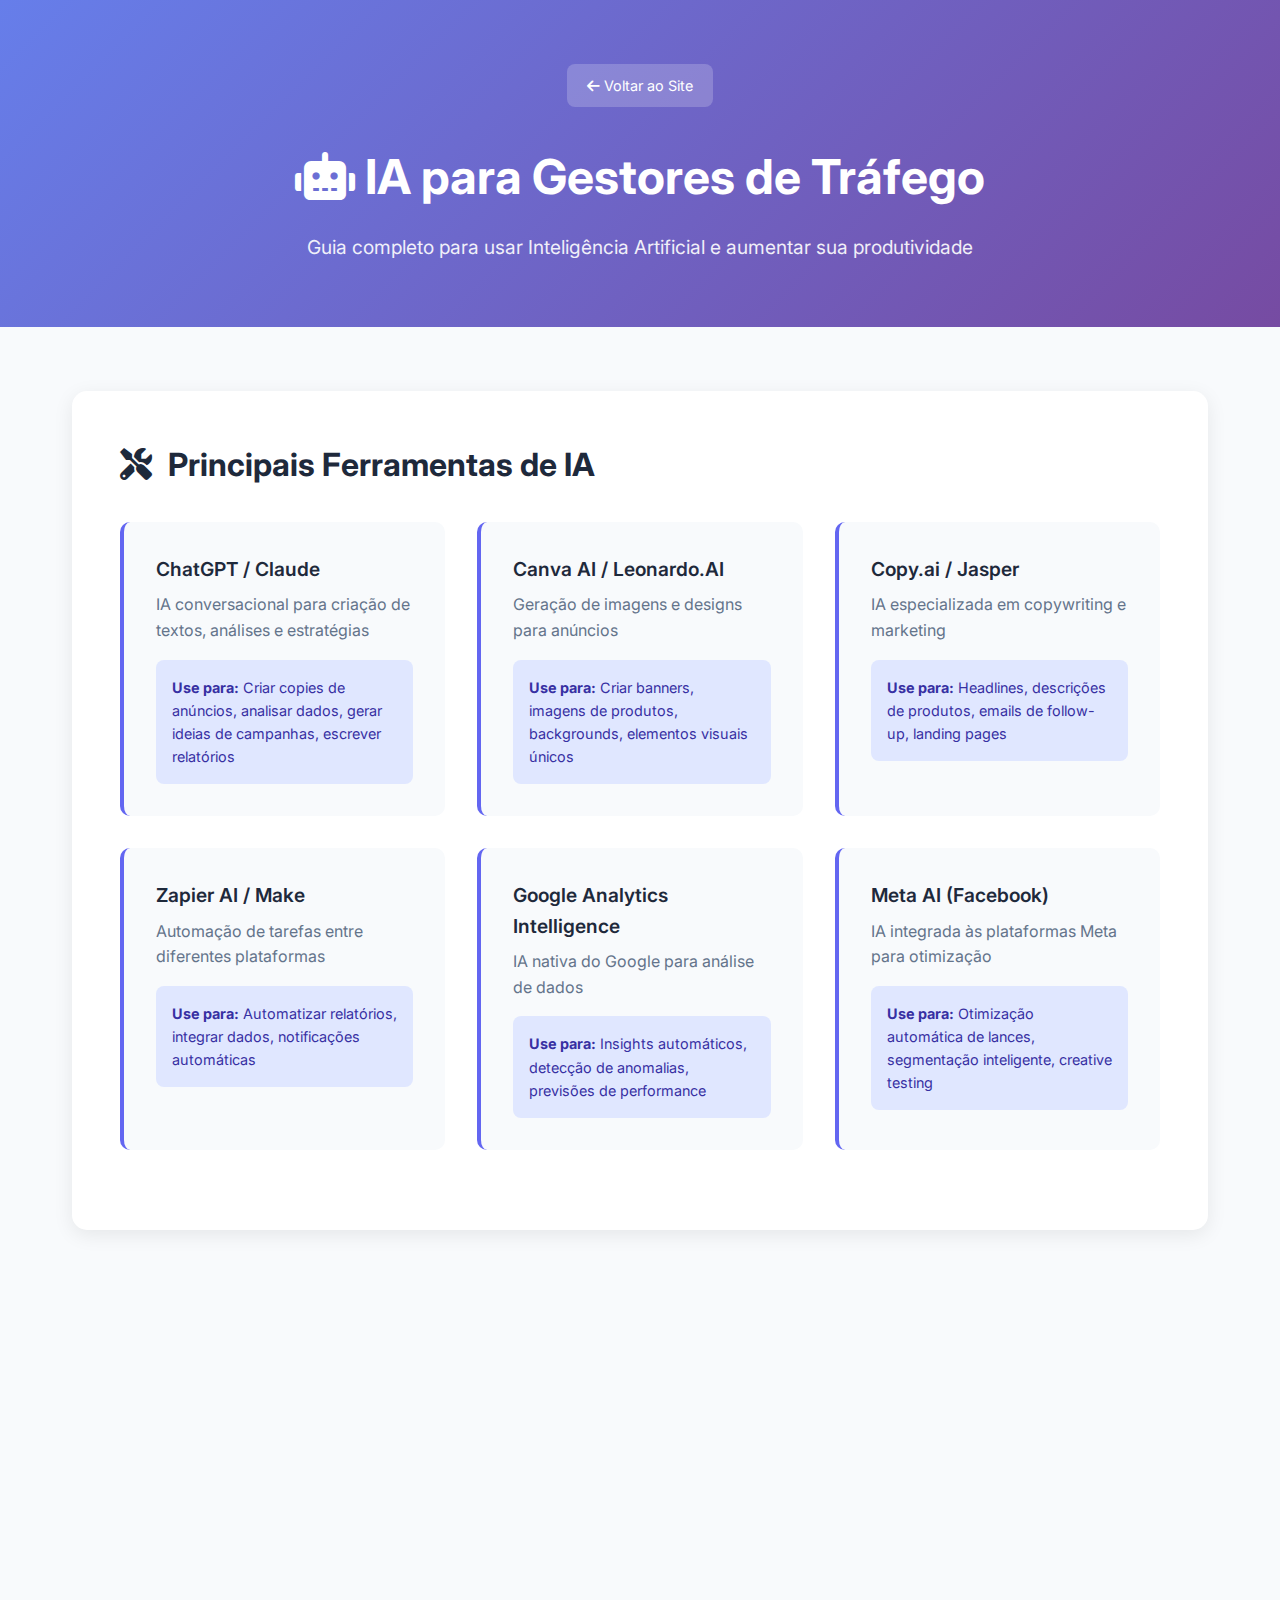
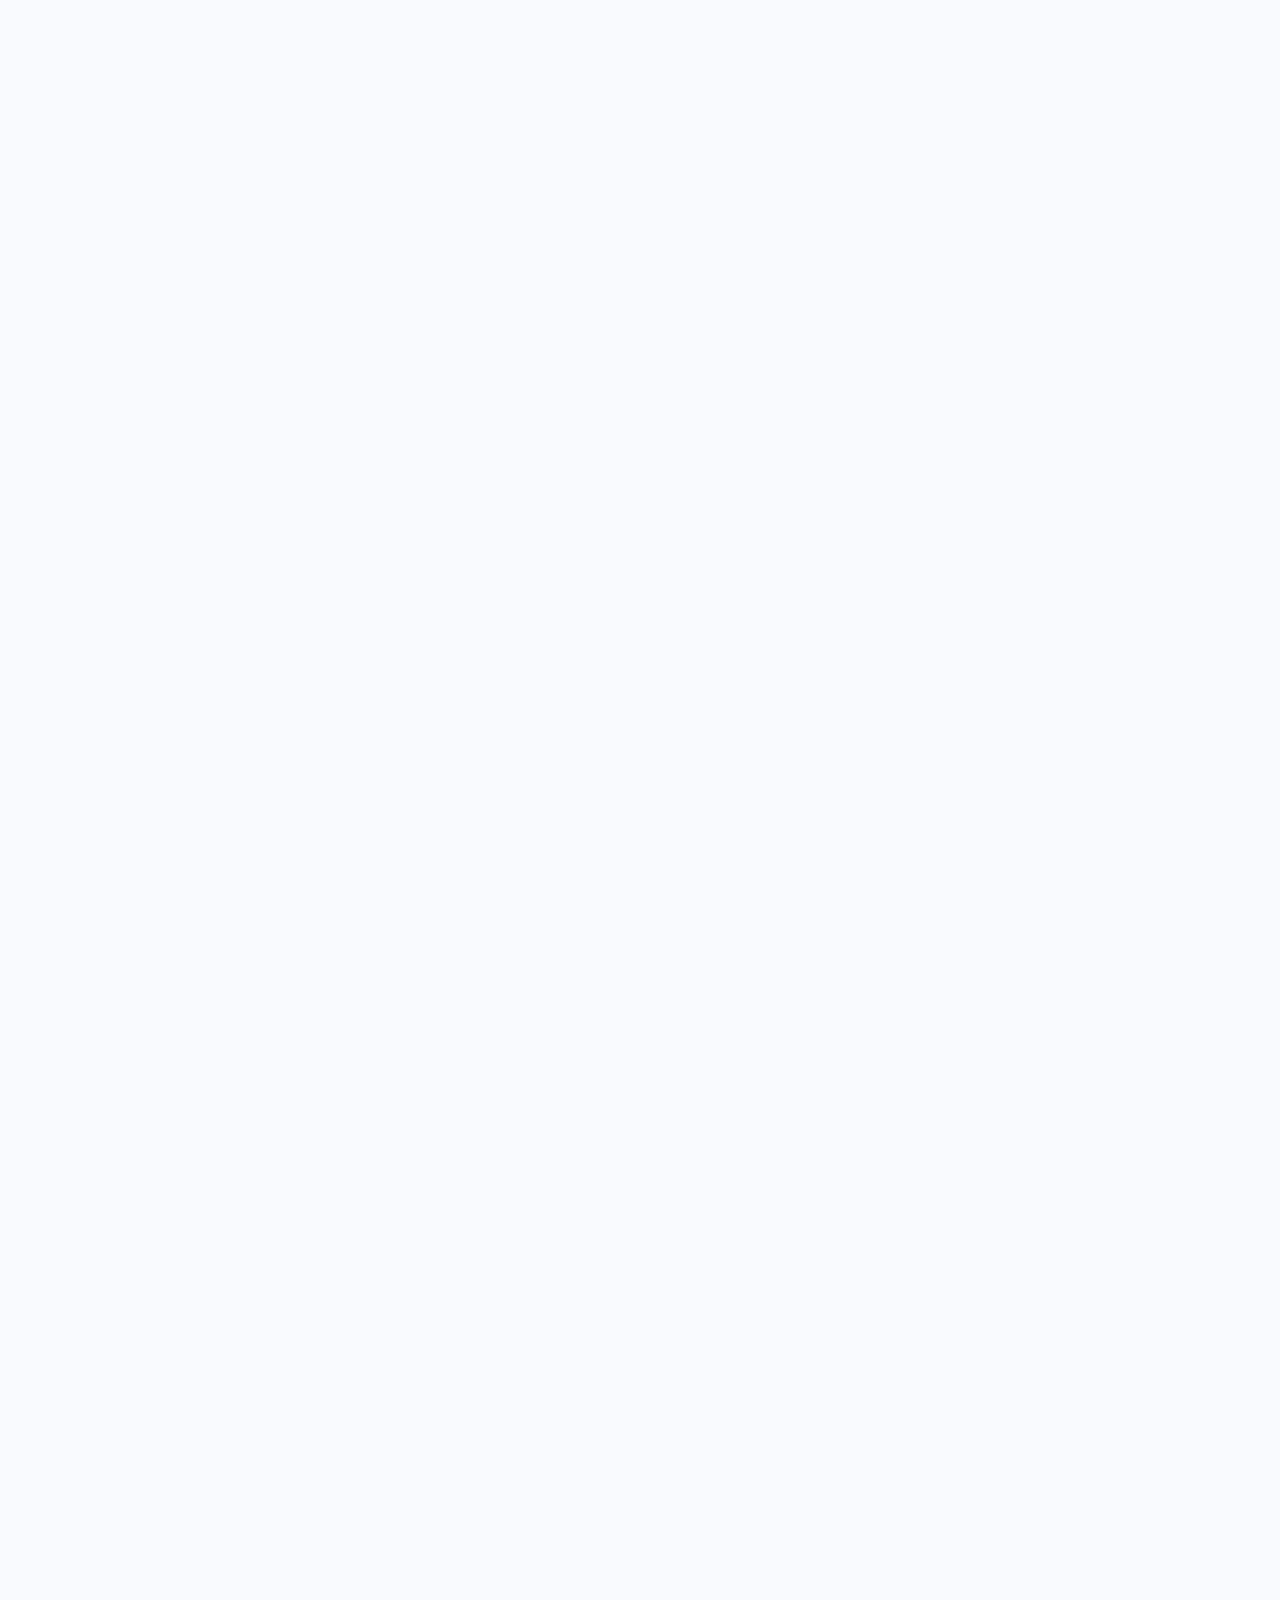
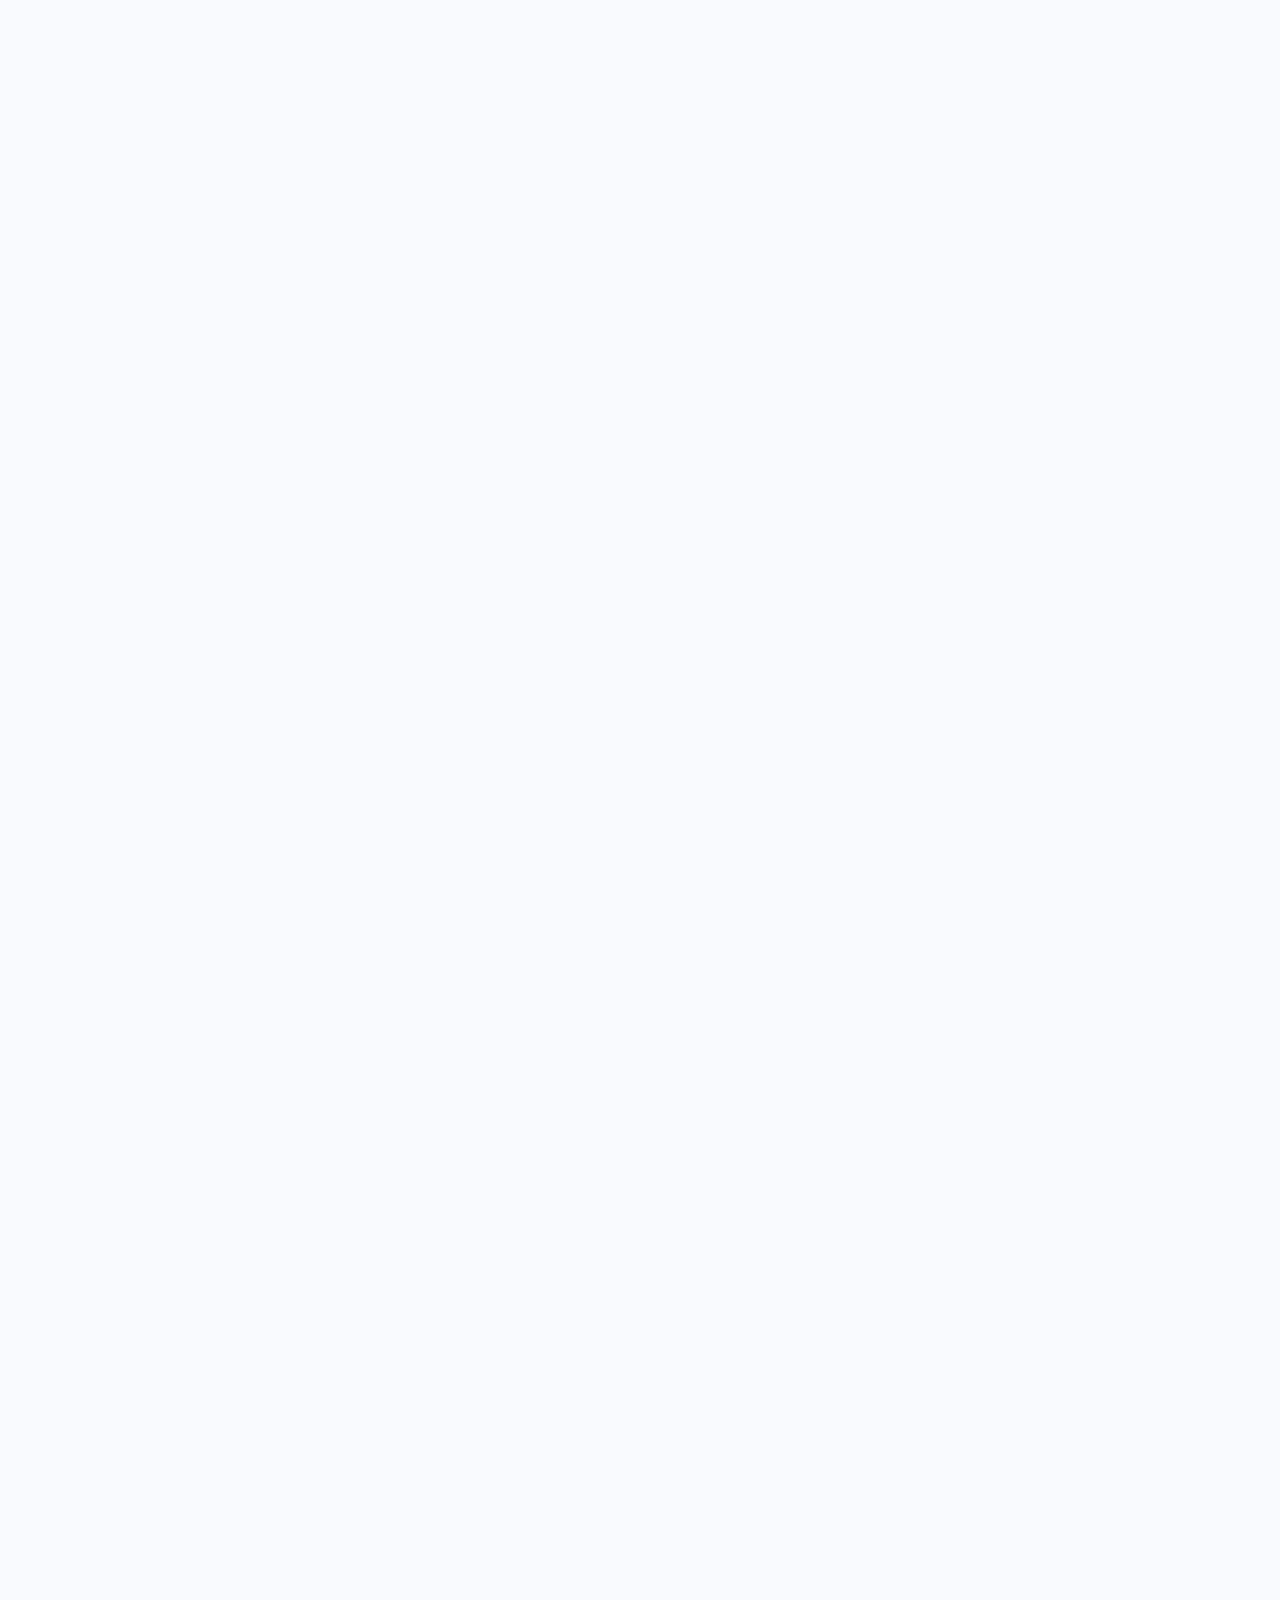
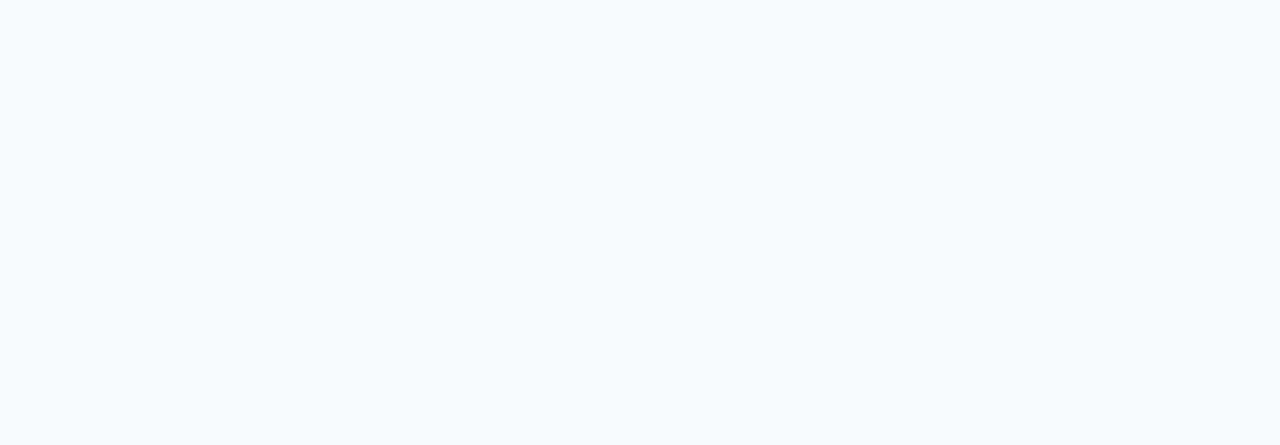
<file: guia-ia.html>
<!DOCTYPE html>
<html lang="pt-BR">
<head>
    <meta charset="UTF-8">
    <meta name="viewport" content="width=device-width, initial-scale=1.0">
    <title>Guia de IA para Gestores de Tráfego - Sergio Sena</title>
    <link rel="icon" type="image/svg+xml" href="favicon.svg">
    <link rel="apple-touch-icon" sizes="180x180" href="favicon.svg">
    <link href="https://cdnjs.cloudflare.com/ajax/libs/font-awesome/6.0.0/css/all.min.css" rel="stylesheet">
    <link href="https://fonts.googleapis.com/css2?family=Inter:wght@300;400;500;600;700&display=swap" rel="stylesheet">
    <link rel="stylesheet" href="css/guia-ia.css">
</head>
<body>
    <div class="header">
        <div class="container">
            <a href="index.html" class="back-btn">
                <i class="fas fa-arrow-left"></i> Voltar ao Site
            </a>
            <h1><i class="fas fa-robot"></i> IA para Gestores de Tráfego</h1>
            <p>Guia completo para usar Inteligência Artificial e aumentar sua produtividade</p>
        </div>
    </div>

    <div class="content">
        <div class="container">
            <!-- Ferramentas de IA -->
            <div class="section">
                <h2><i class="fas fa-tools"></i> Principais Ferramentas de IA</h2>
                
                <div class="tools-grid">
                    <div class="tool-card">
                        <div class="tool-name">ChatGPT / Claude</div>
                        <div class="tool-description">IA conversacional para criação de textos, análises e estratégias</div>
                        <div class="tool-use-case">
                            <strong>Use para:</strong> Criar copies de anúncios, analisar dados, gerar ideias de campanhas, escrever relatórios
                        </div>
                    </div>

                    <div class="tool-card">
                        <div class="tool-name">Canva AI / Leonardo.AI</div>
                        <div class="tool-description">Geração de imagens e designs para anúncios</div>
                        <div class="tool-use-case">
                            <strong>Use para:</strong> Criar banners, imagens de produtos, backgrounds, elementos visuais únicos
                        </div>
                    </div>

                    <div class="tool-card">
                        <div class="tool-name">Copy.ai / Jasper</div>
                        <div class="tool-description">IA especializada em copywriting e marketing</div>
                        <div class="tool-use-case">
                            <strong>Use para:</strong> Headlines, descrições de produtos, emails de follow-up, landing pages
                        </div>
                    </div>

                    <div class="tool-card">
                        <div class="tool-name">Zapier AI / Make</div>
                        <div class="tool-description">Automação de tarefas entre diferentes plataformas</div>
                        <div class="tool-use-case">
                            <strong>Use para:</strong> Automatizar relatórios, integrar dados, notificações automáticas
                        </div>
                    </div>

                    <div class="tool-card">
                        <div class="tool-name">Google Analytics Intelligence</div>
                        <div class="tool-description">IA nativa do Google para análise de dados</div>
                        <div class="tool-use-case">
                            <strong>Use para:</strong> Insights automáticos, detecção de anomalias, previsões de performance
                        </div>
                    </div>

                    <div class="tool-card">
                        <div class="tool-name">Meta AI (Facebook)</div>
                        <div class="tool-description">IA integrada às plataformas Meta para otimização</div>
                        <div class="tool-use-case">
                            <strong>Use para:</strong> Otimização automática de lances, segmentação inteligente, creative testing
                        </div>
                    </div>
                </div>
            </div>

            <!-- Prompts Práticos -->
            <div class="section">
                <h2><i class="fas fa-magic"></i> Prompts Práticos para o Dia a Dia</h2>

                <h3>1. Criação de Copies de Anúncios</h3>
                <div class="prompt-example">
                    <button class="copy-btn" onclick="copyToClipboard(this)">Copiar</button>
Crie 5 copies diferentes para anúncios do Facebook/Instagram para:

Produto/Serviço: [DESCREVA SEU PRODUTO]
Público-alvo: [IDADE, GÊNERO, INTERESSES]
Objetivo: [VENDAS/LEADS/TRÁFEGO]
Tom: [URGÊNCIA/EDUCATIVO/EMOCIONAL]

Inclua:
- Headlines chamativas (máx 40 caracteres)
- Texto principal (máx 125 caracteres)
- Call-to-action específico
- Emojis relevantes

Formato: Cada copy em um bloco separado com título, texto e CTA.
                </div>

                <h3>2. Análise de Performance de Campanhas</h3>
                <div class="prompt-example">
                    <button class="copy-btn" onclick="copyToClipboard(this)">Copiar</button>
Analise os dados da minha campanha e sugira otimizações:

DADOS DA CAMPANHA:
- Impressões: [NÚMERO]
- Cliques: [NÚMERO]  
- CTR: [%]
- CPC: R$ [VALOR]
- Conversões: [NÚMERO]
- CPA: R$ [VALOR]
- ROAS: [VALOR]
- Orçamento diário: R$ [VALOR]

Forneça:
1. Diagnóstico da performance atual
2. 3 principais problemas identificados
3. Sugestões específicas de otimização
4. Próximos passos prioritários
                </div>

                <h3>3. Pesquisa de Palavras-chave</h3>
                <div class="prompt-example">
                    <button class="copy-btn" onclick="copyToClipboard(this)">Copiar</button>
Gere uma lista de palavras-chave para Google Ads:

Negócio: [DESCREVA SEU NEGÓCIO]
Localização: [CIDADE/REGIÃO]
Público: [PERFIL DO CLIENTE IDEAL]

Preciso de:
- 20 palavras-chave de cauda longa
- 10 palavras-chave locais
- 5 palavras-chave de marca/concorrentes
- Intenção de busca para cada uma
- Sugestão de correspondência (exata, frase, ampla)

Organize em tabela com colunas: Palavra-chave | Intenção | Correspondência | Volume estimado
                </div>

                <h3>4. Criação de Relatórios</h3>
                <div class="prompt-example">
                    <button class="copy-btn" onclick="copyToClipboard(this)">Copiar</button>
Crie um relatório executivo baseado nestes dados:

PERÍODO: [DATA INÍCIO - DATA FIM]
PLATAFORMA: [GOOGLE ADS/META ADS/AMBAS]

MÉTRICAS:
- Investimento: R$ [VALOR]
- Receita: R$ [VALOR]
- Conversões: [NÚMERO]
- CPA: R$ [VALOR]
- ROAS: [VALOR]
- CTR: [%]

ESTRUTURA DO RELATÓRIO:
1. Resumo executivo (3 linhas)
2. Principais resultados (bullet points)
3. Análise de performance vs mês anterior
4. Insights e oportunidades
5. Recomendações para próximo período
                </div>
            </div>

            <!-- Automações -->
            <div class="section">
                <h2><i class="fas fa-cogs"></i> Automações que Economizam Tempo</h2>

                <div class="automation-card">
                    <h4><i class="fas fa-chart-bar"></i> Relatórios Automáticos</h4>
                    <p><strong>Ferramentas:</strong> Google Looker Studio + Zapier + ChatGPT API</p>
                    <p><strong>Como funciona:</strong> Dados são coletados automaticamente das plataformas, processados pela IA e enviados por email/WhatsApp para o cliente toda semana.</p>
                    <ul class="benefit-list">
                        <li>Economiza 5-8 horas por semana</li>
                        <li>Relatórios sempre no prazo</li>
                        <li>Insights automáticos incluídos</li>
                    </ul>
                </div>

                <div class="automation-card">
                    <h4><i class="fas fa-bullseye"></i> Otimização de Lances</h4>
                    <p><strong>Ferramentas:</strong> Google Ads Scripts + IA de Machine Learning</p>
                    <p><strong>Como funciona:</strong> Scripts monitoram performance e ajustam lances automaticamente baseado em regras pré-definidas.</p>
                    <ul class="benefit-list">
                        <li>Otimização 24/7</li>
                        <li>Reação rápida a mudanças</li>
                        <li>Melhora o ROAS em 15-30%</li>
                    </ul>
                </div>

                <div class="automation-card">
                    <h4><i class="fas fa-comments"></i> Atendimento ao Cliente</h4>
                    <p><strong>Ferramentas:</strong> Chatbot com IA + WhatsApp Business API</p>
                    <p><strong>Como funciona:</strong> IA responde perguntas frequentes, qualifica leads e agenda reuniões automaticamente.</p>
                    <ul class="benefit-list">
                        <li>Atendimento 24/7</li>
                        <li>Qualificação automática de leads</li>
                        <li>Mais tempo para tarefas estratégicas</li>
                    </ul>
                </div>
            </div>

            <!-- Workflow com IA -->
            <div class="section">
                <h2><i class="fas fa-project-diagram"></i> Workflow Completo com IA</h2>

                <div class="workflow-step">
                    <span class="step-number">1</span>
                    <strong>Briefing do Cliente</strong>
                    <p>Use IA para criar questionários personalizados e analisar respostas do cliente, identificando oportunidades e desafios.</p>
                </div>

                <div class="workflow-step">
                    <span class="step-number">2</span>
                    <strong>Pesquisa de Mercado</strong>
                    <p>IA analisa concorrentes, tendências do setor e comportamento do público-alvo, gerando insights estratégicos.</p>
                </div>

                <div class="workflow-step">
                    <span class="step-number">3</span>
                    <strong>Criação de Campanhas</strong>
                    <p>Gere copies, imagens e estruturas de campanhas usando IA, testando múltiplas variações simultaneamente.</p>
                </div>

                <div class="workflow-step">
                    <span class="step-number">4</span>
                    <strong>Monitoramento Inteligente</strong>
                    <p>IA monitora performance 24/7, detecta anomalias e sugere otimizações em tempo real.</p>
                </div>

                <div class="workflow-step">
                    <span class="step-number">5</span>
                    <strong>Relatórios e Insights</strong>
                    <p>Relatórios automáticos com análises profundas e recomendações estratégicas geradas por IA.</p>
                </div>
            </div>

            <!-- ROI da IA -->
            <div class="section">
                <h2><i class="fas fa-chart-line"></i> ROI do Uso de IA</h2>
                
                <div style="display: grid; grid-template-columns: repeat(auto-fit, minmax(250px, 1fr)); gap: 2rem; margin: 2rem 0;">
                    <div style="background: #dcfce7; padding: 2rem; border-radius: 10px; text-align: center;">
                        <div style="font-size: 2.5rem; font-weight: 700; color: #16a34a;">70%</div>
                        <div style="color: #15803d;">Redução no tempo de criação</div>
                    </div>
                    <div style="background: #dbeafe; padding: 2rem; border-radius: 10px; text-align: center;">
                        <div style="font-size: 2.5rem; font-weight: 700; color: #2563eb;">45%</div>
                        <div style="color: #1d4ed8;">Melhoria na performance</div>
                    </div>
                    <div style="background: #fef3c7; padding: 2rem; border-radius: 10px; text-align: center;">
                        <div style="font-size: 2.5rem; font-weight: 700; color: #d97706;">3x</div>
                        <div style="color: #b45309;">Mais clientes atendidos</div>
                    </div>
                    <div style="background: #fce7f3; padding: 2rem; border-radius: 10px; text-align: center;">
                        <div style="font-size: 2.5rem; font-weight: 700; color: #be185d;">R$ 5k+</div>
                        <div style="color: #9d174d;">Aumento na receita mensal</div>
                    </div>
                </div>

                <h3>Investimento vs Retorno</h3>
                <p>Investimento inicial em ferramentas de IA: <strong>R$ 200-500/mês</strong></p>
                <p>Retorno esperado em 3 meses: <strong>R$ 3.000-8.000/mês</strong> (através de mais clientes e melhor eficiência)</p>
            </div>
        </div>
    </div>

    <script src="js/guia-ia.js"></script>
</body>
</html>
</file>
<file: css/style.css>
/* Mobile First - Base styles for mobile devices */
* {
    margin: 0;
    padding: 0;
    box-sizing: border-box;
}

body {
    font-family: 'Inter', sans-serif;
    line-height: 1.6;
    color: #e2e8f0;
    background: #0f172a;
    overflow-x: hidden;
}

/* Header - Mobile First */
.header {
    position: fixed;
    top: 0;
    width: 100%;
    background: rgba(15, 23, 42, 0.95);
    backdrop-filter: blur(10px);
    z-index: 1000;
    padding: 1rem 0;
    transition: all 0.3s ease;
    border-bottom: 1px solid rgba(255, 107, 53, 0.1);
}

.nav {
    max-width: 1200px;
    margin: 0 auto;
    display: flex;
    justify-content: space-between;
    align-items: center;
    padding: 0 1rem;
}

.logo {
    font-size: 1.2rem;
    font-weight: 700;
    color: #ff6b35;
    display: flex;
    align-items: center;
    gap: 0.5rem;
}

.logo i {
    font-size: 1.1rem;
}

.nav-links {
    display: none;
    list-style: none;
    gap: 1rem;
}

.nav-links a {
    text-decoration: none;
    color: #e2e8f0;
    font-weight: 500;
    font-size: 0.9rem;
    transition: color 0.3s ease;
}

.nav-links a:hover {
    color: #ff6b35;
}

.mobile-menu {
    display: block;
    background: none;
    border: none;
    font-size: 1.5rem;
    color: #ff6b35;
    cursor: pointer;
}

/* Hero Section - Mobile First */
.hero {
    background: linear-gradient(135deg, #0f172a 0%, #1e293b 50%, #0f172a 100%);
    color: white;
    padding: 100px 0 60px;
    text-align: center;
    position: relative;
    overflow: hidden;
}

.hero-badge {
    display: inline-flex;
    align-items: center;
    gap: 0.5rem;
    background: rgba(255, 255, 255, 0.1);
    padding: 0.5rem 1rem;
    border-radius: 50px;
    margin-bottom: 2rem;
    border: 1px solid rgba(255, 255, 255, 0.2);
    font-size: 0.9rem;
    font-weight: 500;
}

.status-dot {
    width: 8px;
    height: 8px;
    background: #10b981;
    border-radius: 50%;
    animation: pulse 2s infinite;
}

.text-gradient {
    background: linear-gradient(45deg, #ff6b35, #f7931e);
    -webkit-background-clip: text;
    -webkit-text-fill-color: transparent;
    background-clip: text;
}

.text-white {
    color: white;
}

.text-primary {
    color: #ff6b35;
}

@keyframes pulse {
    0%, 100% { opacity: 1; }
    50% { opacity: 0.5; }
}

.hero::before {
    content: '';
    position: absolute;
    top: 0;
    left: 0;
    right: 0;
    bottom: 0;
    background: url('data:image/svg+xml,<svg xmlns="http://www.w3.org/2000/svg" viewBox="0 0 1000 1000"><polygon fill="rgba(255,255,255,0.1)" points="0,1000 1000,0 1000,1000"/></svg>');
    background-size: cover;
}

.hero-content {
    max-width: 800px;
    margin: 0 auto;
    padding: 0 1rem;
    position: relative;
    z-index: 2;
}

.hero h1 {
    font-size: 2rem;
    font-weight: 700;
    margin-bottom: 1rem;
    animation: fadeInUp 1s ease;
}

.hero-subtitle {
    font-size: 1rem;
    margin-bottom: 2rem;
    opacity: 0.9;
    animation: fadeInUp 1s ease 0.2s both;
}

.cta-button {
    display: inline-block;
    background: linear-gradient(135deg, #ff6b35 0%, #f7931e 100%);
    color: white;
    padding: 12px 20px;
    border-radius: 50px;
    text-decoration: none;
    font-weight: 600;
    font-size: 0.9rem;
    transition: all 0.3s ease;
    animation: fadeInUp 1s ease 0.4s both;
    margin: 0.5rem;
    box-shadow: 0 4px 15px rgba(255, 107, 53, 0.3);
}

.cta-button:hover {
    background: linear-gradient(135deg, #f7931e 0%, #ff6b35 100%);
    transform: translateY(-2px);
    box-shadow: 0 10px 25px rgba(255, 107, 53, 0.4);
}

/* Stats Section - Mobile First */
.stats {
    background: #1e293b;
    padding: 40px 0;
    margin-top: -30px;
    position: relative;
    z-index: 3;
}

.stats-container {
    max-width: 1200px;
    margin: 0 auto;
    padding: 0 1rem;
    display: grid;
    grid-template-columns: repeat(2, 1fr);
    gap: 1rem;
}

.stat-card {
    background: #0f172a;
    padding: 1.5rem;
    border-radius: 15px;
    text-align: center;
    box-shadow: 0 10px 30px rgba(0, 0, 0, 0.3);
    transition: transform 0.3s ease;
    border: 1px solid rgba(255, 107, 53, 0.2);
}

.stat-card:hover {
    transform: translateY(-5px);
}

.stat-number {
    font-size: 1.8rem;
    font-weight: 700;
    color: #ff6b35;
    margin-bottom: 0.5rem;
}

.stat-label {
    color: #94a3b8;
    font-weight: 500;
    font-size: 0.9rem;
}

/* Problems Section - Mobile First */
.problems {
    padding: 60px 0;
    background: #1e293b;
}

.section-subtitle {
    text-align: center;
    font-size: 1.1rem;
    color: #94a3b8;
    max-width: 600px;
    margin: 0 auto 3rem;
}

.problems-grid {
    display: grid;
    grid-template-columns: 1fr;
    gap: 1.5rem;
    margin-top: 2rem;
}

.problem-card {
    background: #0f172a;
    padding: 2rem;
    border-radius: 15px;
    text-align: center;
    box-shadow: 0 5px 20px rgba(0, 0, 0, 0.3);
    border-left: 4px solid #ef4444;
    transition: all 0.3s ease;
    border: 1px solid rgba(239, 68, 68, 0.2);
}

.problem-card:hover {
    transform: translateY(-5px);
    box-shadow: 0 15px 40px rgba(0, 0, 0, 0.15);
}

.problem-icon {
    font-size: 3rem;
    margin-bottom: 1rem;
}

.problem-title {
    font-size: 1.5rem;
    font-weight: 700;
    color: #ef4444;
    margin-bottom: 1rem;
}

.problem-description {
    color: #94a3b8;
    margin-bottom: 1rem;
    font-size: 0.95rem;
}

.problem-stat {
    font-size: 0.8rem;
    color: #64748b;
    font-style: italic;
}

/* Services Section - Mobile First */
.services {
    padding: 60px 0;
    background: #0f172a;
}

.container {
    max-width: 1200px;
    margin: 0 auto;
    padding: 0 1rem;
}

.section-title {
    text-align: center;
    font-size: 2rem;
    font-weight: 700;
    margin-bottom: 2rem;
    color: #e2e8f0;
}

.services-grid {
    display: grid;
    grid-template-columns: 1fr;
    gap: 1.5rem;
}

.service-card {
    background: #1e293b;
    padding: 2rem;
    border-radius: 15px;
    box-shadow: 0 5px 20px rgba(0, 0, 0, 0.3);
    transition: all 0.3s ease;
    border-top: 4px solid #ff6b35;
    border: 1px solid rgba(255, 107, 53, 0.1);
}

.service-card:hover {
    transform: translateY(-5px);
    box-shadow: 0 15px 40px rgba(0, 0, 0, 0.15);
}

.service-icon {
    font-size: 2rem;
    color: #ff6b35;
    margin-bottom: 1rem;
}

.service-title {
    font-size: 1.2rem;
    font-weight: 600;
    margin-bottom: 1rem;
    color: #e2e8f0;
}

.service-description {
    color: #94a3b8;
    line-height: 1.6;
    font-size: 0.95rem;
}

/* Pricing Section - Mobile First */
.pricing {
    padding: 60px 0;
    background: #1e293b;
}

.pricing-card {
    max-width: 800px;
    margin: 0 auto;
    background: #0f172a;
    border: 2px solid #ff6b35;
    border-radius: 15px;
    padding: 2rem;
    position: relative;
    overflow: hidden;
}

.pricing-badge {
    position: absolute;
    top: 0;
    right: 0;
    background: #ff6b35;
    color: white;
    padding: 0.5rem 1rem;
    font-size: 0.8rem;
    font-weight: 600;
}

.pricing-title {
    text-align: center;
    font-size: 1.8rem;
    font-weight: 700;
    margin-bottom: 1rem;
    color: #e2e8f0;
}

.pricing-price {
    text-align: center;
    font-size: 3rem;
    font-weight: 700;
    color: #ff6b35;
    margin-bottom: 0.5rem;
}

.pricing-price span {
    font-size: 1.2rem;
    color: #94a3b8;
}

.pricing-subtitle {
    text-align: center;
    color: #94a3b8;
    margin-bottom: 2rem;
}

.pricing-features {
    display: grid;
    grid-template-columns: 1fr;
    gap: 2rem;
    margin-bottom: 2rem;
}

.feature-column h4 {
    color: #ff6b35;
    font-weight: 600;
    margin-bottom: 1rem;
}

.feature-column ul {
    list-style: none;
    padding: 0;
}

.feature-column li {
    padding: 0.5rem 0;
    display: flex;
    align-items: flex-start;
    gap: 0.5rem;
    font-size: 0.9rem;
}

.feature-column li::before {
    content: '•';
    color: #10b981;
    font-weight: bold;
    margin-top: 0.1rem;
}

.pricing-cta {
    text-align: center;
}

.pricing-btn {
    display: inline-block;
    font-size: 1.1rem;
    padding: 15px 30px;
    margin-bottom: 1rem;
}

.pricing-note {
    font-size: 0.8rem;
    color: #94a3b8;
}

/* Results Section - Mobile First */
.results {
    padding: 60px 0;
    background: linear-gradient(135deg, #1e293b 0%, #334155 100%);
    color: white;
}

.results-grid {
    display: grid;
    grid-template-columns: repeat(2, 1fr);
    gap: 1.5rem;
    margin-top: 2rem;
}

.result-card {
    text-align: center;
    padding: 1.5rem;
}

.result-percentage {
    font-size: 2rem;
    font-weight: 700;
    color: #10b981;
    margin-bottom: 0.5rem;
}

.result-description {
    opacity: 0.9;
    font-size: 0.9rem;
}

/* FAQ Section - Mobile First */
.faq {
    padding: 60px 0;
    background: #0f172a;
}

.faq-grid {
    display: grid;
    gap: 1.5rem;
    max-width: 800px;
    margin: 0 auto;
}

.faq-item {
    background: #1e293b;
    padding: 1.5rem;
    border-radius: 10px;
    border-left: 4px solid #ff6b35;
}

.faq-question {
    font-size: 1.1rem;
    font-weight: 600;
    color: #e2e8f0;
    margin-bottom: 1rem;
}

.faq-answer {
    color: #94a3b8;
    line-height: 1.6;
}

/* Contact Section - Mobile First */
.contact {
    padding: 60px 0;
    background: #0f172a;
}

.contact-content {
    display: grid;
    grid-template-columns: 1fr;
    gap: 2rem;
    align-items: start;
}

.contact-info h3 {
    font-size: 1.5rem;
    margin-bottom: 1rem;
    color: #e2e8f0;
}

.contact-item {
    display: flex;
    align-items: center;
    margin-bottom: 1rem;
    padding: 1rem;
    background: #1e293b;
    border-radius: 10px;
    transition: all 0.3s ease;
    border: 1px solid rgba(255, 107, 53, 0.1);
}

.contact-item:hover {
    background: #334155;
    transform: translateX(5px);
    border-color: rgba(255, 107, 53, 0.3);
}

.contact-item i {
    font-size: 1.2rem;
    color: #ff6b35;
    margin-right: 1rem;
    width: 25px;
}

.contact-form {
    background: #1e293b;
    padding: 1.5rem;
    border-radius: 15px;
    border: 1px solid rgba(255, 107, 53, 0.1);
}

.form-group {
    margin-bottom: 1rem;
}

.form-group label {
    display: block;
    margin-bottom: 0.5rem;
    font-weight: 500;
    color: #e2e8f0;
    font-size: 0.9rem;
}

.form-group input,
.form-group textarea {
    width: 100%;
    padding: 12px;
    border: 2px solid #334155;
    border-radius: 8px;
    font-size: 1rem;
    transition: border-color 0.3s ease;
    background: #0f172a;
    color: #e2e8f0;
}

.form-group input:focus,
.form-group textarea:focus {
    outline: none;
    border-color: #ff6b35;
}

.form-group input::placeholder,
.form-group textarea::placeholder {
    color: #64748b;
}

.submit-btn {
    background: linear-gradient(135deg, #ff6b35 0%, #f7931e 100%);
    color: white;
    padding: 12px 30px;
    border: none;
    border-radius: 8px;
    font-size: 1rem;
    font-weight: 600;
    cursor: pointer;
    transition: all 0.3s ease;
    width: 100%;
    box-shadow: 0 4px 15px rgba(255, 107, 53, 0.3);
}

.submit-btn:hover {
    background: linear-gradient(135deg, #f7931e 0%, #ff6b35 100%);
    transform: translateY(-2px);
    box-shadow: 0 6px 20px rgba(255, 107, 53, 0.4);
}

/* Urgency Section - Mobile First */
.urgency {
    padding: 60px 0;
    background: #1e293b;
    color: white;
    text-align: center;
}

.urgency-content {
    max-width: 800px;
    margin: 0 auto;
}

.urgency-icon {
    font-size: 4rem;
    margin-bottom: 1.5rem;
    filter: grayscale(0.3);
}

.urgency-title {
    font-size: 2rem;
    font-weight: 700;
    margin-bottom: 1rem;
    color: #e2e8f0;
}

.urgency-subtitle {
    font-size: 1.1rem;
    margin-bottom: 2rem;
    color: #94a3b8;
}

.urgency-cta {
    display: flex;
    flex-direction: column;
    gap: 1rem;
    margin-bottom: 3rem;
    align-items: center;
}

.urgency-btn {
    font-size: 1.2rem;
    padding: 18px 36px;
}

.secondary-btn {
    background: transparent;
    border: 2px solid #ff6b35;
    color: #ff6b35;
    box-shadow: none;
}

.secondary-btn:hover {
    background: #ff6b35;
    color: white;
    box-shadow: 0 4px 15px rgba(255, 107, 53, 0.3);
}

.urgency-warning {
    background: #0f172a;
    padding: 1.5rem;
    border-radius: 10px;
    display: flex;
    align-items: flex-start;
    gap: 1rem;
    text-align: left;
    max-width: 600px;
    margin: 0 auto;
    border: 1px solid rgba(255, 107, 53, 0.2);
}

.warning-icon {
    font-size: 1.5rem;
    flex-shrink: 0;
    filter: hue-rotate(45deg);
}

.warning-title {
    font-weight: 600;
    color: #ff6b35;
    margin-bottom: 0.5rem;
}

.warning-text {
    font-size: 0.9rem;
    color: #94a3b8;
}

/* Footer - Mobile First */
.footer {
    background: #1e293b;
    color: white;
    padding: 3rem 0 1rem;
}

.footer-content {
    display: grid;
    grid-template-columns: 1fr;
    gap: 2rem;
    margin-bottom: 2rem;
}

.footer-logo {
    font-size: 1.5rem;
    font-weight: 700;
    color: #ff6b35;
    margin-bottom: 1rem;
    display: flex;
    align-items: center;
    gap: 0.5rem;
}

.footer-logo i {
    font-size: 1.3rem;
}

.footer-description {
    font-size: 0.9rem;
    color: #94a3b8;
    margin-bottom: 1rem;
    line-height: 1.5;
}

.footer-contact {
    font-size: 0.8rem;
    color: #94a3b8;
}

.footer-contact div {
    margin-bottom: 0.5rem;
}

.footer-social a {
    color: #ff6b35;
    text-decoration: none;
    margin-right: 1rem;
}

.footer-links h3 {
    font-size: 1.1rem;
    margin-bottom: 1rem;
    color: white;
}

.footer-links ul {
    list-style: none;
    padding: 0;
}

.footer-links li {
    margin-bottom: 0.5rem;
}

.footer-links a {
    color: #94a3b8;
    text-decoration: none;
    font-size: 0.9rem;
    transition: color 0.3s ease;
}

.footer-links a:hover {
    color: #ff6b35;
}

.footer-contact-section h3 {
    font-size: 1.1rem;
    margin-bottom: 1rem;
    color: white;
}

.footer-info {
    font-size: 0.9rem;
    color: #94a3b8;
}

.footer-info div {
    margin-bottom: 0.5rem;
}

.footer-bottom {
    border-top: 1px solid #334155;
    padding-top: 2rem;
    text-align: center;
}

.footer-bottom p {
    font-size: 0.8rem;
    color: #94a3b8;
    margin-bottom: 0.5rem;
}

/* WhatsApp Float Button */
.whatsapp-float {
    position: fixed;
    bottom: 20px;
    right: 20px;
    background: #25d366;
    color: white;
    width: 50px;
    height: 50px;
    border-radius: 50%;
    display: flex;
    align-items: center;
    justify-content: center;
    font-size: 1.2rem;
    text-decoration: none;
    box-shadow: 0 4px 15px rgba(37, 211, 102, 0.3);
    z-index: 1000;
    transition: all 0.3s ease;
}

.whatsapp-float:hover {
    transform: scale(1.1);
    box-shadow: 0 6px 20px rgba(37, 211, 102, 0.4);
}

/* Sticky CTA Mobile */
.sticky-cta-mobile {
    position: fixed;
    bottom: 0;
    left: 0;
    right: 0;
    background: #0f172a;
    padding: 1rem;
    z-index: 999;
    display: block;
    transform: translateY(100%);
    transition: transform 0.3s ease;
    border-top: 2px solid #ff6b35;
}

.sticky-cta-btn {
    display: block;
    text-align: center;
    background: linear-gradient(135deg, #ff6b35 0%, #f7931e 100%);
    color: white;
    font-weight: 700;
    padding: 15px;
    border-radius: 8px;
    text-decoration: none;
    font-size: 1rem;
    box-shadow: 0 4px 15px rgba(255, 107, 53, 0.3);
}

.sticky-cta-mobile.show {
    transform: translateY(0);
}

/* Animations */
@keyframes fadeInUp {
    from {
        opacity: 0;
        transform: translateY(30px);
    }
    to {
        opacity: 1;
        transform: translateY(0);
    }
}

/* Tablet Styles - 768px and up */
@media (min-width: 768px) {
    .hero-badge {
        font-size: 1rem;
        padding: 0.75rem 1.5rem;
    }
    
    .problems-grid {
        grid-template-columns: repeat(3, 1fr);
        gap: 2rem;
    }
    
    .pricing-features {
        grid-template-columns: 1fr 1fr;
    }
    
    .pricing-price {
        font-size: 4rem;
    }
    
    .urgency-cta {
        flex-direction: row;
        justify-content: center;
    }
    
    .urgency-title {
        font-size: 2.5rem;
    }
    
    .footer-content {
        grid-template-columns: 2fr 1fr 1fr;
        gap: 3rem;
    }
    
    .urgency-icon {
        font-size: 5rem;
    }
    .nav {
        padding: 0 2rem;
    }
    
    .logo {
        font-size: 1.5rem;
    }
    
    .nav-links {
        display: flex;
        gap: 2rem;
    }
    
    .nav-links a {
        font-size: 1rem;
    }
    
    .mobile-menu {
        display: none;
    }
    
    .hero {
        padding: 120px 0 80px;
    }
    
    .hero h1 {
        font-size: 3rem;
    }
    
    .hero-subtitle {
        font-size: 1.2rem;
    }
    
    .cta-button {
        padding: 15px 30px;
        font-size: 1rem;
        margin: 0.5rem;
    }
    
    .stats {
        padding: 60px 0;
        margin-top: -40px;
    }
    
    .stats-container {
        grid-template-columns: repeat(4, 1fr);
        gap: 2rem;
        padding: 0 2rem;
    }
    
    .stat-card {
        padding: 2rem;
    }
    
    .stat-number {
        font-size: 2.5rem;
    }
    
    .services {
        padding: 80px 0;
    }
    
    .section-title {
        font-size: 2.5rem;
        margin-bottom: 3rem;
    }
    
    .services-grid {
        grid-template-columns: repeat(2, 1fr);
        gap: 2rem;
    }
    
    .service-card {
        padding: 2.5rem;
    }
    
    .service-icon {
        font-size: 2.5rem;
    }
    
    .service-title {
        font-size: 1.3rem;
    }
    
    .results {
        padding: 80px 0;
    }
    
    .results-grid {
        grid-template-columns: repeat(4, 1fr);
        gap: 2rem;
        margin-top: 3rem;
    }
    
    .result-card {
        padding: 2rem;
    }
    
    .result-percentage {
        font-size: 3rem;
    }
    
    .contact {
        padding: 80px 0;
    }
    
    .contact-content {
        grid-template-columns: 1fr 1fr;
        gap: 4rem;
    }
    
    .contact-info h3 {
        font-size: 2rem;
    }
    
    .contact-item {
        margin-bottom: 1.5rem;
    }
    
    .contact-item i {
        font-size: 1.5rem;
        width: 30px;
    }
    
    .contact-form {
        padding: 2rem;
    }
    
    .form-group {
        margin-bottom: 1.5rem;
    }
    
    .whatsapp-float {
        width: 60px;
        height: 60px;
        font-size: 1.5rem;
    }
    
    .container {
        padding: 0 2rem;
    }
    
    .sticky-cta-mobile {
        display: none;
    }
}

/* Desktop Styles - 1024px and up */
@media (min-width: 1024px) {
    .hero h1 {
        font-size: 3.5rem;
    }
    
    .hero-subtitle {
        font-size: 1.3rem;
    }
    
    .cta-button {
        padding: 15px 30px;
        font-size: 1.1rem;
    }
    
    .services-grid {
        grid-template-columns: repeat(3, 1fr);
    }
    
    .results-grid {
        grid-template-columns: repeat(4, 1fr);
    }
}

/* Large Desktop - 1200px and up */
@media (min-width: 1200px) {
    .services-grid {
        grid-template-columns: repeat(3, 1fr);
    }
}
</file>
<file: css/calculadora.css>
/* Mobile First - Calculadora ROI */
* {
    margin: 0;
    padding: 0;
    box-sizing: border-box;
}

body {
    font-family: 'Inter', sans-serif;
    background: linear-gradient(135deg, #667eea 0%, #764ba2 100%);
    min-height: 100vh;
    padding: 1rem;
}

.calculator-container {
    max-width: 800px;
    margin: 0 auto;
    background: white;
    border-radius: 20px;
    padding: 2rem;
    box-shadow: 0 20px 60px rgba(0, 0, 0, 0.2);
}

.header {
    text-align: center;
    margin-bottom: 2rem;
}

.header h1 {
    font-size: 2rem;
    color: #1e293b;
    margin-bottom: 1rem;
}

.header p {
    color: #64748b;
    font-size: 1rem;
}

.calculator-grid {
    display: grid;
    grid-template-columns: 1fr;
    gap: 2rem;
    margin-bottom: 2rem;
}

.input-section {
    background: #f8fafc;
    padding: 1.5rem;
    border-radius: 15px;
}

.input-group {
    margin-bottom: 1rem;
}

.input-group label {
    display: block;
    margin-bottom: 0.5rem;
    font-weight: 600;
    color: #374151;
    font-size: 0.9rem;
}

.input-group input {
    width: 100%;
    padding: 12px;
    border: 2px solid #e5e7eb;
    border-radius: 8px;
    font-size: 1rem;
    transition: border-color 0.3s ease;
}

.input-group input:focus {
    outline: none;
    border-color: #6366f1;
}

.results-section {
    background: linear-gradient(135deg, #1e293b 0%, #334155 100%);
    color: white;
    padding: 1.5rem;
    border-radius: 15px;
}

.result-item {
    margin-bottom: 1rem;
    padding: 1rem;
    background: rgba(255, 255, 255, 0.1);
    border-radius: 10px;
}

.result-label {
    font-size: 0.8rem;
    opacity: 0.8;
    margin-bottom: 0.5rem;
}

.result-value {
    font-size: 1.2rem;
    font-weight: 700;
}

.roi-positive {
    color: #10b981;
}

.roi-negative {
    color: #ef4444;
}

.calculate-btn {
    width: 100%;
    background: #6366f1;
    color: white;
    padding: 15px;
    border: none;
    border-radius: 10px;
    font-size: 1rem;
    font-weight: 600;
    cursor: pointer;
    transition: all 0.3s ease;
    margin-bottom: 2rem;
}

.calculate-btn:hover {
    background: #5856eb;
    transform: translateY(-2px);
}

.tips {
    background: #fef3c7;
    padding: 1.5rem;
    border-radius: 10px;
    border-left: 4px solid #f59e0b;
}

.tips h3 {
    color: #92400e;
    margin-bottom: 1rem;
    font-size: 1.1rem;
}

.tips ul {
    color: #92400e;
    padding-left: 1.5rem;
}

.tips li {
    margin-bottom: 0.5rem;
    font-size: 0.9rem;
}

.back-btn {
    display: inline-block;
    background: #64748b;
    color: white;
    padding: 10px 20px;
    border-radius: 8px;
    text-decoration: none;
    margin-bottom: 2rem;
    transition: all 0.3s ease;
    font-size: 0.9rem;
}

.back-btn:hover {
    background: #475569;
}

/* Tablet - 768px and up */
@media (min-width: 768px) {
    body {
        padding: 2rem;
    }
    
    .calculator-container {
        padding: 3rem;
    }
    
    .header h1 {
        font-size: 2.5rem;
    }
    
    .header p {
        font-size: 1.1rem;
    }
    
    .calculator-grid {
        grid-template-columns: 1fr 1fr;
        gap: 3rem;
        margin-bottom: 3rem;
    }
    
    .input-section {
        padding: 2rem;
    }
    
    .results-section {
        padding: 2rem;
    }
    
    .input-group {
        margin-bottom: 1.5rem;
    }
    
    .input-group label {
        font-size: 1rem;
    }
    
    .result-item {
        margin-bottom: 1.5rem;
    }
    
    .result-label {
        font-size: 0.9rem;
    }
    
    .result-value {
        font-size: 1.5rem;
    }
    
    .calculate-btn {
        font-size: 1.1rem;
    }
    
    .tips h3 {
        font-size: 1.2rem;
    }
    
    .tips li {
        font-size: 1rem;
    }
}
</file>
<file: css/guia-ia.css>
/* Mobile First - Guia IA */
* {
    margin: 0;
    padding: 0;
    box-sizing: border-box;
}

body {
    font-family: 'Inter', sans-serif;
    line-height: 1.6;
    color: #333;
    background: #f8fafc;
}

.header {
    background: linear-gradient(135deg, #667eea 0%, #764ba2 100%);
    color: white;
    padding: 3rem 0;
    text-align: center;
}

.header h1 {
    font-size: 2rem;
    margin-bottom: 1rem;
}

.header p {
    font-size: 1rem;
    opacity: 0.9;
}

.container {
    max-width: 1200px;
    margin: 0 auto;
    padding: 0 1rem;
}

.back-btn {
    display: inline-block;
    background: rgba(255, 255, 255, 0.2);
    color: white;
    padding: 10px 20px;
    border-radius: 8px;
    text-decoration: none;
    margin-bottom: 2rem;
    transition: all 0.3s ease;
    font-size: 0.9rem;
}

.back-btn:hover {
    background: rgba(255, 255, 255, 0.3);
}

.content {
    padding: 3rem 0;
}

.section {
    background: white;
    margin-bottom: 2rem;
    border-radius: 15px;
    padding: 2rem;
    box-shadow: 0 5px 20px rgba(0, 0, 0, 0.08);
}

.section h2 {
    color: #1e293b;
    font-size: 1.5rem;
    margin-bottom: 1.5rem;
    display: flex;
    align-items: center;
    gap: 1rem;
}

.section h3 {
    color: #374151;
    font-size: 1.2rem;
    margin: 1.5rem 0 1rem 0;
}

.tools-grid {
    display: grid;
    grid-template-columns: 1fr;
    gap: 1.5rem;
    margin: 2rem 0;
}

.tool-card {
    background: #f8fafc;
    padding: 1.5rem;
    border-radius: 10px;
    border-left: 4px solid #6366f1;
    transition: all 0.3s ease;
}

.tool-card:hover {
    transform: translateY(-5px);
    box-shadow: 0 10px 25px rgba(0, 0, 0, 0.1);
}

.tool-name {
    font-size: 1.1rem;
    font-weight: 600;
    color: #1e293b;
    margin-bottom: 0.5rem;
}

.tool-description {
    color: #64748b;
    margin-bottom: 1rem;
    font-size: 0.9rem;
}

.tool-use-case {
    background: #e0e7ff;
    padding: 1rem;
    border-radius: 8px;
    font-size: 0.85rem;
    color: #3730a3;
}

.prompt-example {
    background: #1e293b;
    color: #e2e8f0;
    padding: 1rem;
    border-radius: 10px;
    margin: 1rem 0;
    font-family: 'Courier New', monospace;
    position: relative;
    font-size: 0.85rem;
    overflow-x: auto;
}

.copy-btn {
    position: absolute;
    top: 10px;
    right: 10px;
    background: #6366f1;
    color: white;
    border: none;
    padding: 5px 10px;
    border-radius: 5px;
    cursor: pointer;
    font-size: 0.7rem;
}

.workflow-step {
    background: linear-gradient(135deg, #f0f9ff 0%, #e0f2fe 100%);
    padding: 1.5rem;
    border-radius: 10px;
    margin: 1rem 0;
    border-left: 4px solid #0ea5e9;
}

.step-number {
    background: #0ea5e9;
    color: white;
    width: 25px;
    height: 25px;
    border-radius: 50%;
    display: inline-flex;
    align-items: center;
    justify-content: center;
    font-weight: 600;
    margin-right: 1rem;
    font-size: 0.8rem;
}

.automation-card {
    background: linear-gradient(135deg, #fef3c7 0%, #fde68a 100%);
    padding: 1.5rem;
    border-radius: 15px;
    margin: 2rem 0;
    border: 2px solid #f59e0b;
}

.automation-card h4 {
    color: #92400e;
    margin-bottom: 1rem;
    font-size: 1.1rem;
}

.benefit-list {
    list-style: none;
    padding: 0;
}

.benefit-list li {
    padding: 0.5rem 0;
    display: flex;
    align-items: center;
    gap: 1rem;
    font-size: 0.9rem;
}

.benefit-list li::before {
    content: '✅';
    font-size: 1rem;
}

/* Tablet - 768px and up */
@media (min-width: 768px) {
    .header {
        padding: 4rem 0;
    }
    
    .header h1 {
        font-size: 3rem;
    }
    
    .header p {
        font-size: 1.2rem;
    }
    
    .container {
        padding: 0 2rem;
    }
    
    .content {
        padding: 4rem 0;
    }
    
    .section {
        margin-bottom: 3rem;
        padding: 3rem;
    }
    
    .section h2 {
        font-size: 2rem;
    }
    
    .section h3 {
        font-size: 1.3rem;
        margin: 2rem 0 1rem 0;
    }
    
    .tools-grid {
        grid-template-columns: repeat(2, 1fr);
        gap: 2rem;
    }
    
    .tool-card {
        padding: 2rem;
    }
    
    .tool-name {
        font-size: 1.2rem;
    }
    
    .tool-description {
        font-size: 1rem;
    }
    
    .tool-use-case {
        font-size: 0.9rem;
    }
    
    .prompt-example {
        padding: 1.5rem;
        font-size: 0.9rem;
    }
    
    .copy-btn {
        font-size: 0.8rem;
    }
    
    .step-number {
        width: 30px;
        height: 30px;
        font-size: 0.9rem;
    }
    
    .automation-card {
        padding: 2rem;
    }
    
    .automation-card h4 {
        font-size: 1.2rem;
    }
    
    .benefit-list li {
        font-size: 1rem;
    }
    
    .benefit-list li::before {
        font-size: 1.2rem;
    }
}

/* Desktop - 1024px and up */
@media (min-width: 1024px) {
    .tools-grid {
        grid-template-columns: repeat(3, 1fr);
    }
}
</file>
